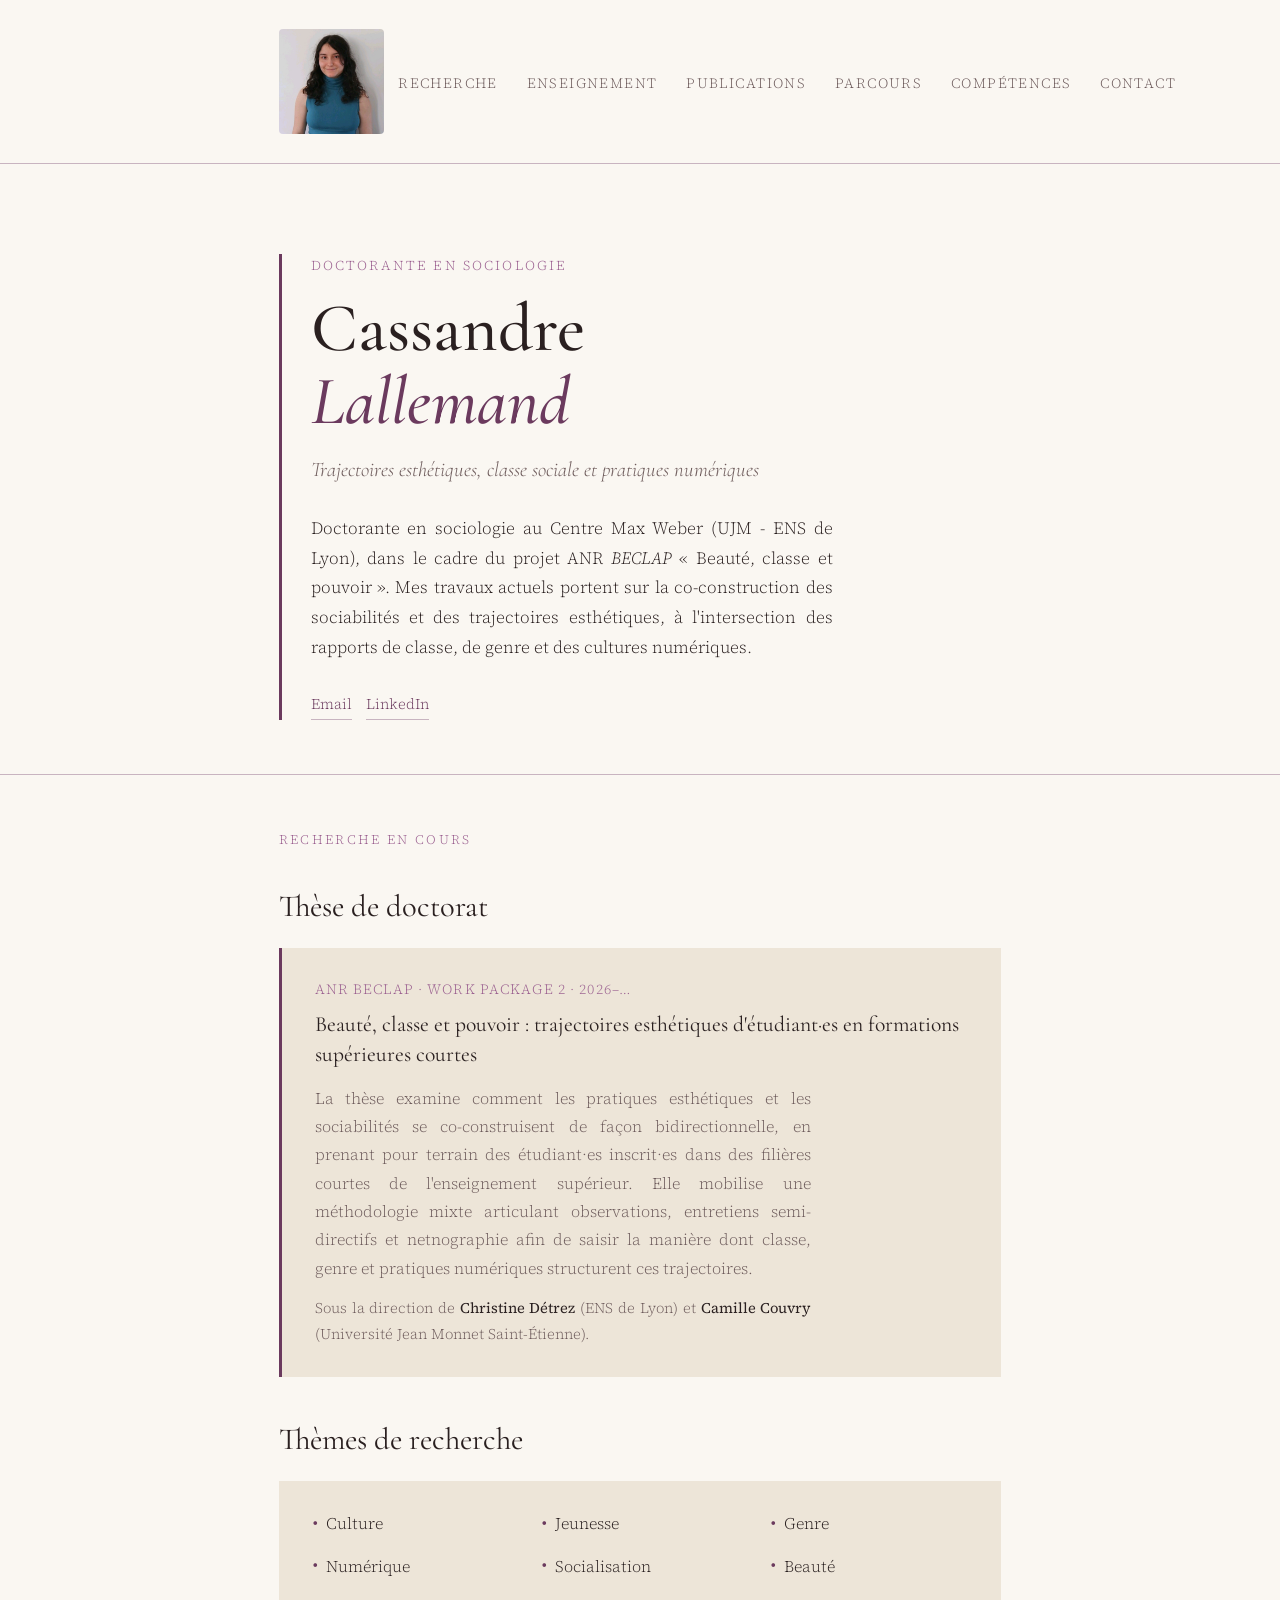
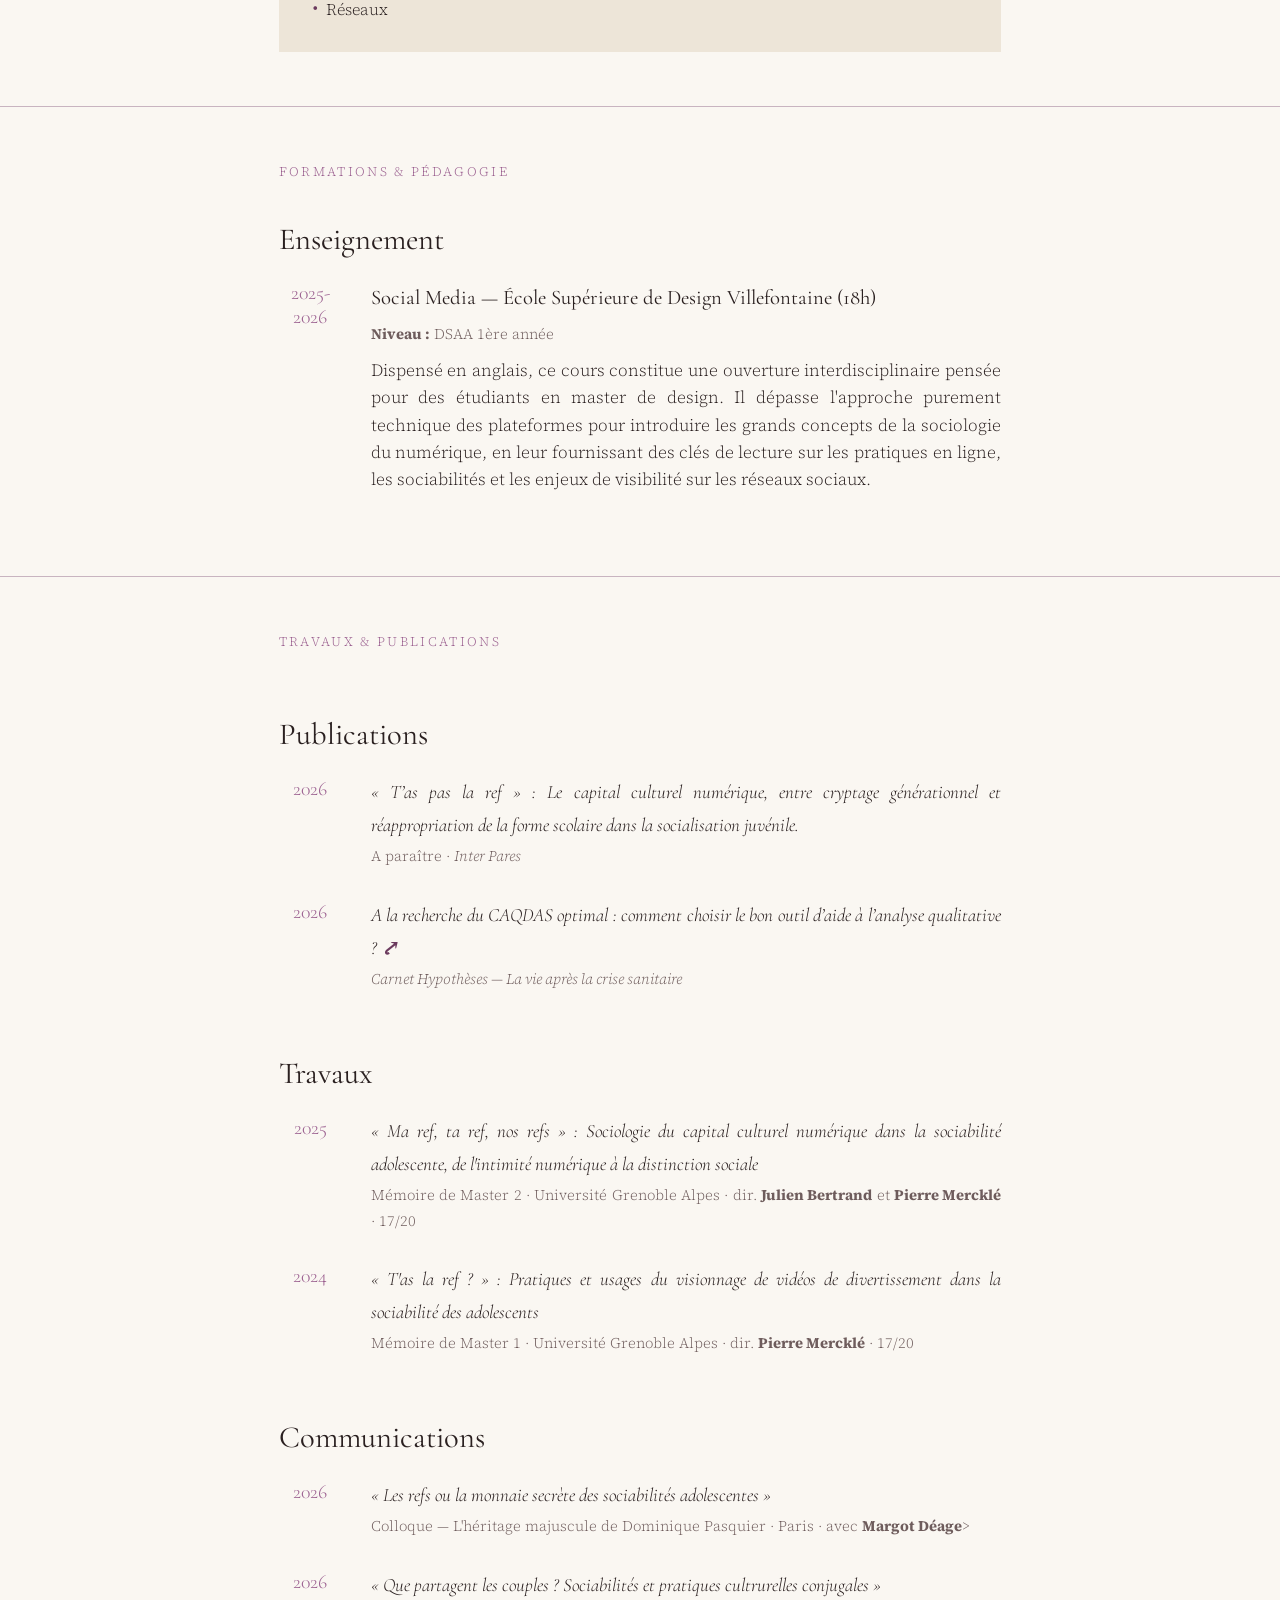
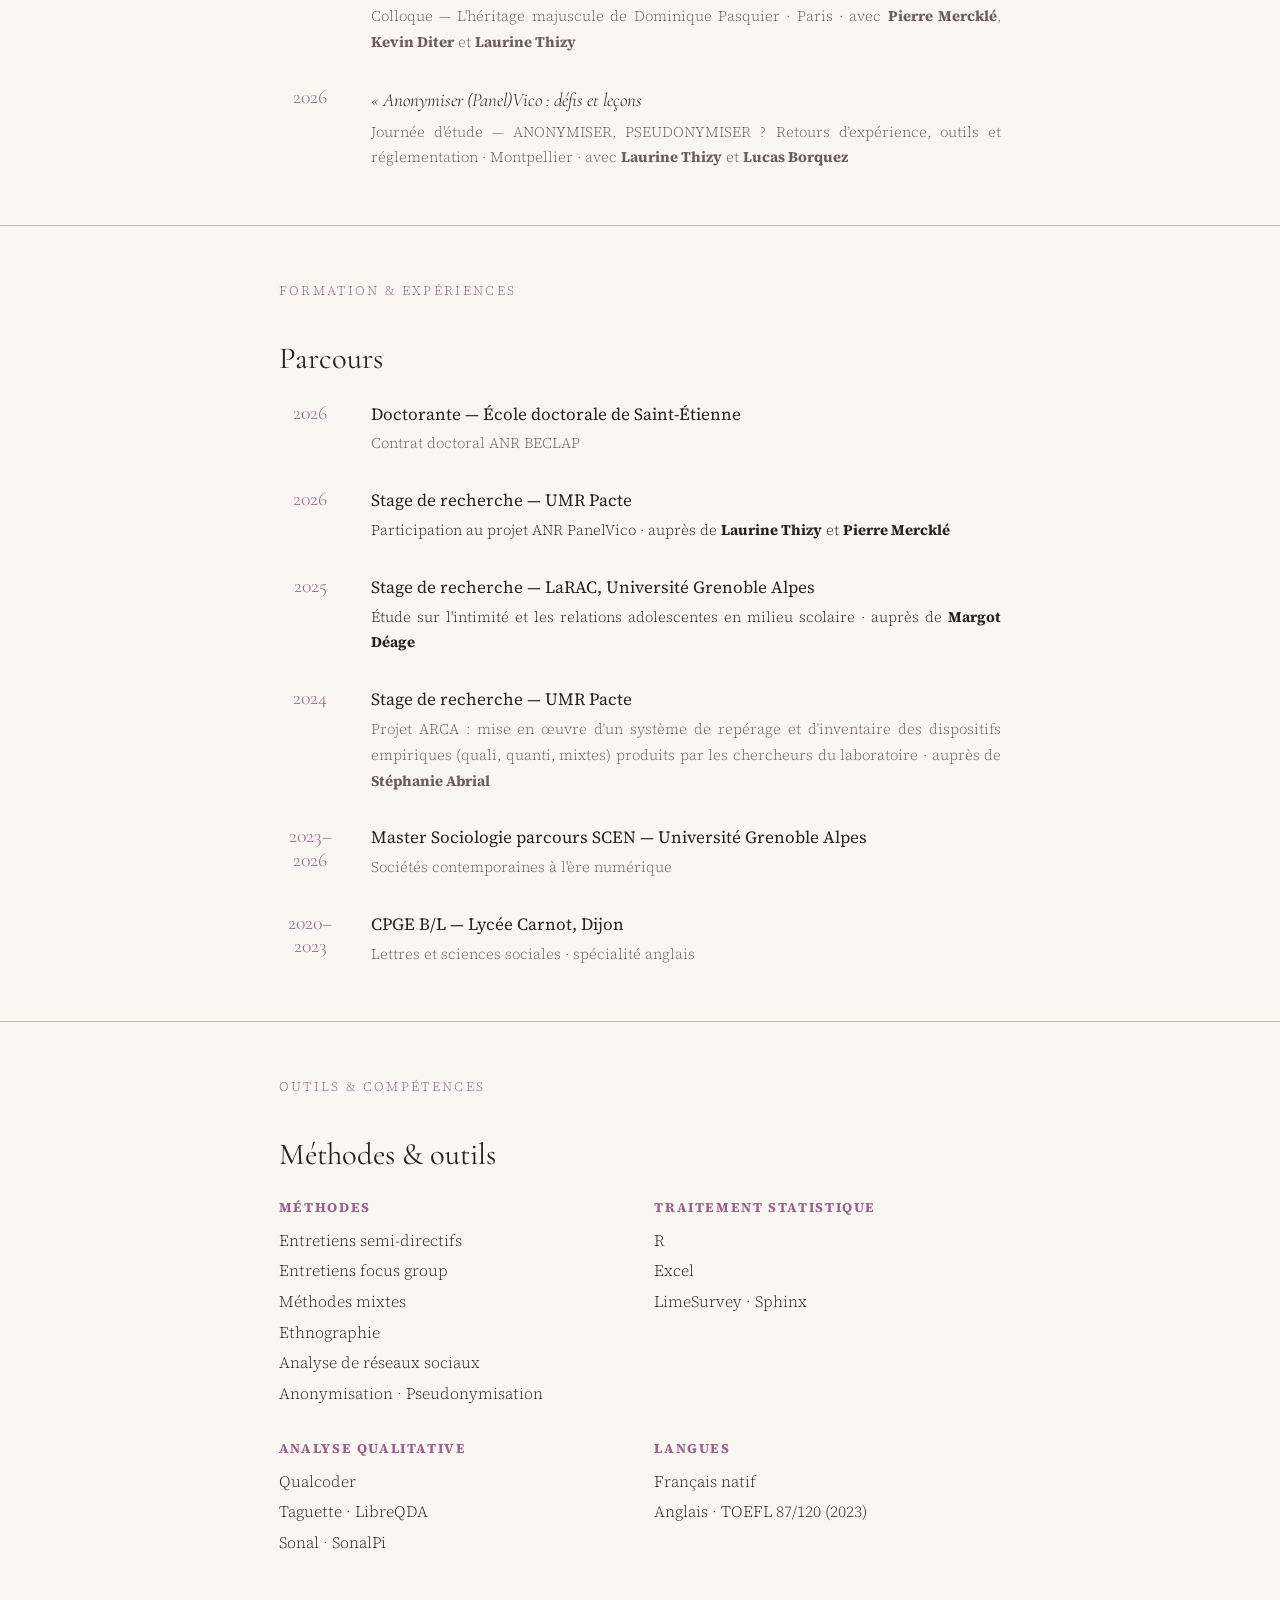
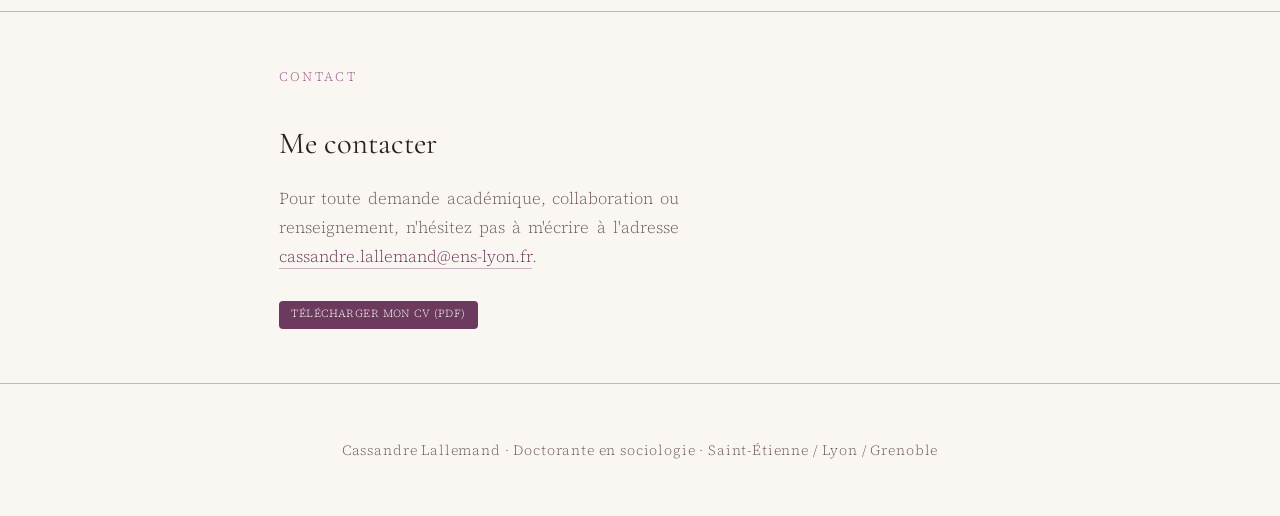
<file: index.html>
<!DOCTYPE html>
<html lang="fr">
<head>
  <meta charset="UTF-8" />
  <meta name="viewport" content="width=device-width, initial-scale=1.0" />
  <title>Cassandre Lallemand — Sociologue</title>
  <link rel="preconnect" href="https://fonts.googleapis.com" />
  <link rel="preconnect" href="https://fonts.gstatic.com" crossorigin />
  <link href="https://fonts.googleapis.com/css2?family=Cormorant+Garamond:ital,wght@0,300;0,400;0,600;1,300;1,400&family=Source+Serif+4:ital,wght@0,300;0,400;1,300&display=swap" rel="stylesheet" />
  <link rel="stylesheet" href="style.css" />
</head>

<body>

  <!-- ── Navigation ── -->
  <nav>
    <div class="container">
     <a class="nav-name" href="#">
    <img src="image/profil.png" alt="Photo de Cassandre Lallemand">
</a>
      <ul class="nav-links">
        <li><a href="#recherche"class="test">Recherche</a></li>
        <li><a href="#teaching"class="test">Enseignement</a></li>
        <li><a href="#publications"class="test">Publications</a></li>
        <li><a href="#parcours"class="test">Parcours</a></li>
        <li><a href="#competences"class="test">Compétences</a></li>
        <li><a href="#contact"class="test">Contact</a></li>
      </ul>
    </div>
  </nav>

  <!-- ── Hero ── -->
  <header>
    <div class="container">
      <div class="hero-inner">
        <div class="hero-text">
          <p class="hero-label">Doctorante en sociologie</p>
          <h1>Cassandre<br /><em>Lallemand</em></h1>
          <p class="hero-tagline">
            Trajectoires esthétiques, classe sociale et pratiques numériques
          </p>
          <p class="hero-bio">
            Doctorante en sociologie au Centre Max Weber (UJM - ENS de Lyon), dans le cadre du projet ANR <em>BECLAP</em> « Beauté, classe et pouvoir ». Mes travaux actuels portent sur la co-construction des sociabilités et des trajectoires esthétiques, à l'intersection des rapports de classe, de genre et des cultures numériques.
          </p>
          <div class="hero-contact">
           <a href="mailto:cassandre.lallemand@ens-lyon.fr">Email</a>
            <a href="https://www.linkedin.com/in/cassandre-lallemand-25590733a" target="_blank" rel="noopener noreferrer">LinkedIn</a>
          </div>

        </div>
      </div>
    </div>
  </header>

  <!-- ── Recherche en cours ── -->
  <section id="recherche">
    <div class="container">
      <p class="section-eyebrow">Recherche en cours</p>
      <h2>Thèse de doctorat</h2>
      <div class="thesis-card">
        <p class="card-meta">ANR BECLAP · Work Package 2 · 2026–…</p>
        <h3>
         <a href="pages/projetdethese.html" class="test">
    Beauté, classe et pouvoir : trajectoires esthétiques d'étudiant·es en formations supérieures courtes
  </a>
        </h3>
        <p>
          La thèse examine comment les pratiques esthétiques et les sociabilités
          se co-construisent de façon bidirectionnelle, en prenant pour terrain
          des étudiant·es inscrit·es dans des filières courtes de l'enseignement
          supérieur. Elle mobilise une méthodologie mixte articulant observations,
          entretiens semi-directifs et netnographie afin de saisir
          la manière dont classe, genre et pratiques numériques structurent ces
          trajectoires.
        </p>
        <p class="card-supervisors">
          Sous la direction de <strong>Christine Détrez</strong> (ENS de Lyon)
          et <strong>Camille Couvry</strong> (Université Jean Monnet Saint-Étienne).
        </p>
      </div>

        <h2>Thèmes de recherche</h2>
<div class="thesis-card themes-card">
  <ul class="themes-list">
    <li>Culture</li>
    <li>Numérique</li>
    <li>Réseaux</li>
    <li>Jeunesse</li>
    <li>Genre</li>
    <li>Socialisation</li>
    <li>Beauté</li>
  </ul>
</div>
    </div>
  </section>

  <!-- NOUVELLE SECTION : ENSEIGNEMENT               -->
  <section id="teaching">
    <div class="container">
      <p class="section-eyebrow">Formations & Pédagogie</p>
      <h2>Enseignement</h2>

      <!-- ARTICLE 1 : Social Media — École Supérieure de Design Villefontaine (18h) -->
      <div class="teaching-item">
        <div class="te-date">2025-2026</div>
        <div class="te-body">
            <span class="te-title">Social Media — École Supérieure de Design Villefontaine (18h)</span>
            <div class="te-details">
                <strong>Niveau :</strong> DSAA 1ère année
            </div>
            <div class="te-description">
                <p>Dispensé en anglais, ce cours constitue une ouverture interdisciplinaire pensée pour des étudiants en master de design. Il dépasse l'approche purement technique des plateformes pour introduire les grands concepts de la sociologie du numérique, en leur fournissant des clés de lecture sur les pratiques en ligne, les sociabilités et les enjeux de visibilité sur les réseaux sociaux.</p>
            </div>
        </div>
      </div>

    </div >
  </section>

  <!-- ── Publications ── -->
  <section id="publications">
    <div class="container">
      <p class="section-eyebrow">Travaux &amp; publications</p>
      <h2>Publications</h2>

      <ul class="pub-list">

        <!-- Article à paraître — à compléter -->
        <li class="pub-item">
          <span class="pub-year">2026</span>
          <div class="pub-body">
            <p class="pub-title">« T’as pas la ref » : Le capital culturel numérique, entre cryptage générationnel et réappropriation de la forme scolaire dans la socialisation juvénile.</p>
            <p class="pub-meta">
              A paraître ·
              <em>Inter Pares</em>
            </p>
          </div>
        </li>

        <li class="pub-item">
          <span class="pub-year">2026</span>
          <div class="pub-body">
            <p class="pub-title">A la recherche du CAQDAS optimal : comment choisir le bon outil d’aide à l’analyse qualitative ?
              <a href="https://vico.hypotheses.org/2273" class="styled-link">&#10532;</a>
            </p>
            
            <p class="pub-meta">
              <em>Carnet Hypothèses — La vie après la crise sanitaire</em>
            </p>
          </div>
        </li>

      </ul>

      <h2>Travaux</h2>
             <ul class="pub-list">
      <!-- Mémoires de master -->
        <li class="pub-item">
          <span class="pub-year">2025</span>
          <div class="pub-body">
            <p class="pub-title">
              <a href="pages/memoire.html" class="test"> « Ma ref, ta ref, nos refs » : Sociologie du capital culturel numérique dans la sociabilité adolescente, de l'intimité numérique à la distinction sociale
                </a>
              </p>
            <p class="pub-meta">Mémoire de Master 2 · Université Grenoble Alpes · dir. <strong>Julien Bertrand</strong> et <strong>Pierre Mercklé</strong> · 17/20</p>
          </div>
        </li>

        <li class="pub-item">
          <span class="pub-year">2024</span>
          <div class="pub-body">
            <p class="pub-title">
              « T'as la ref ? » : Pratiques et usages du visionnage de vidéos de divertissement dans la sociabilité des adolescents
            </p>
            <p class="pub-meta">Mémoire de Master 1 · Université Grenoble Alpes · dir. <strong>Pierre Mercklé</strong> · 17/20</p>
          </div>
        </li>


      </ul>
      <h2>Communications</h2>
             <ul class="pub-list">
      <!-- Journées d'étude -->
       <li class="pub-item">
          <span class="pub-year">2026</span>
          <div class="pub-body">
            <p class="pub-title">
              <a href="pages/Pasquier_refs.html" class="test"> « Les refs ou la monnaie secrète des sociabilités adolescentes » 
                </a>
              </p>
            <p class="pub-meta">Colloque — L'héritage majuscule de Dominique Pasquier · Paris · avec <strong>Margot Déage</strong>></p>
          </div>
        </li>

         <li class="pub-item">
          <span class="pub-year">2026</span>
          <div class="pub-body">
            <p class="pub-title">
              <a href="pages/Pasquier_couples.html" class="test"> « Que partagent les couples ? Sociabilités et pratiques cultrurelles conjugales » 
                </a>
              </p>
            <p class="pub-meta">Colloque — L'héritage majuscule de Dominique Pasquier · Paris · avec <strong>Pierre Mercklé</strong>, <strong>Kevin Diter</strong> et <strong>Laurine Thizy</strong></p>
          </div>
        </li>

        <li class="pub-item">
          <span class="pub-year">2026</span>
          <div class="pub-body">
            <p class="pub-title">
              <a href="pages/JEMontpellier.html" class="test"> « Anonymiser (Panel)Vico : défis et leçons
                </a>
              </p>
            <p class="pub-meta">Journée d'étude — ANONYMISER, PSEUDONYMISER ? Retours d’expérience, outils et réglementation · Montpellier · avec <strong>Laurine Thizy</strong> et <strong>Lucas Borquez</strong></p>
          </div>
        </li>

      </ul>
    </div>
  </section>

  <!-- ── Parcours ── -->
 <section id="parcours">
  <div class="container">
    <p class="section-eyebrow">Formation &amp; expériences</p>
    <h2>Parcours</h2>

    <ul class="timeline">
      <li class="tl-item">
        <span class="tl-date">2026</span>
        <div class="tl-body">
          <p class="tl-title">Doctorante — École doctorale de Saint-Étienne</p>
          <p class="tl-sub">Contrat doctoral ANR BECLAP</p>
        </div>
      </li>
      
      <li class="tl-item">
        <span class="tl-date">2026</span>
        <div class="tl-body">
          <p class="tl-title">Stage de recherche — UMR Pacte</p>
          <p class="tl-sub">
            <a href="pages/stagePanelVico.html" class="test">
              Participation au projet ANR PanelVico · auprès de <strong>Laurine Thizy</strong> et <strong>Pierre Mercklé</strong>
            </a>
          </p>
        </div>
      </li>
      
      <li class="tl-item">
        <span class="tl-date">2025</span>
        <div class="tl-body">
          <p class="tl-title">Stage de recherche — LaRAC, Université Grenoble Alpes</p>
          <p class="tl-sub">
            <a href="pages/stageLaRAC.html" class="test">
              Étude sur l'intimité et les relations adolescentes en milieu scolaire · auprès de <strong>Margot Déage</strong>
            </a>
          </p>
        </div>
      </li>

      <li class="tl-item">
        <span class="tl-date">2024</span>
        <div class="tl-body">
          <p class="tl-title">Stage de recherche — UMR Pacte</p>
          <p class="tl-sub">
              Projet ARCA : mise en œuvre d’un système de repérage et d’inventaire des dispositifs empiriques (quali, quanti, mixtes) produits par les chercheurs du laboratoire · auprès de <strong>Stéphanie Abrial</strong>
          </p>
        </div>
      </li>
      
      <li class="tl-item">
        <span class="tl-date">2023–2026</span>
        <div class="tl-body">
          <p class="tl-title">Master Sociologie parcours SCEN — Université Grenoble Alpes</p>
          <p class="tl-sub">Sociétés contemporaines à l'ère numérique</p>
        </div>
      </li>
      <li class="tl-item">
        <span class="tl-date">2020–2023</span>
        <div class="tl-body">
          <p class="tl-title">CPGE B/L — Lycée Carnot, Dijon</p>
          <p class="tl-sub">Lettres et sciences sociales · spécialité anglais</p>
        </div>
      </li>
    </ul>
  </div>
</section>

  <!-- ── Compétences ── -->
  <section id="competences">
    <div class="container">
      <p class="section-eyebrow">Outils &amp; compétences</p>
      <h2>Méthodes &amp; outils</h2>

      <div class="skills-grid">
        <div class="skill-group">
          <h3>Méthodes</h3>
          <ul>
            <li>Entretiens semi-directifs</li>
            <li>Entretiens focus group</li>
            <li>Méthodes mixtes</li>
            <li>Ethnographie</li>
            <li>Analyse de réseaux sociaux</li>
            <li>Anonymisation · Pseudonymisation</li>
          </ul>
        </div>
        <div class="skill-group">
          <h3>Traitement statistique</h3>
          <ul>
            <li>R</li>
            <li>Excel</li>
            <li>LimeSurvey · Sphinx</li>
          </ul>
        </div>
        <div class="skill-group">
          <h3>Analyse qualitative</h3>
          <ul>
            <li>Qualcoder</li>
            <li>Taguette · LibreQDA</li>
            <li>Sonal · SonalPi</li>
          </ul>
        </div>
        <div class="skill-group">
          <h3>Langues</h3>
          <ul>
            <li>Français natif</li>
            <li>Anglais · TOEFL 87/120 (2023)</li>
          </ul>
        </div>
      </div>
    </div>
  </section>

  <!-- ── Contact ── -->
  <section id="contact">
    <div class="container">
      <p class="section-eyebrow">Contact</p>
      <h2>Me contacter</h2>
      <p style="font-size: 0.92rem; color: var(--clr-muted); max-width: 50ch;">
        Pour toute demande académique, collaboration ou renseignement,
        n'hésitez pas à m'écrire à l'adresse
        <a href="mailto:cassandre.lallemand@ens-lyon.fr" style="color: var(--clr-bordeaux); text-decoration: none; border-bottom: 1px solid var(--clr-rule);">cassandre.lallemand@ens-lyon.fr</a>.
      </p>
      
     <a href="documents/CV_ Cassandre_Lallemand.pdf" target="_blank"rel="noopener" class="btn-download" download>
  Télécharger mon CV (PDF)
</a>
    </div>
  </section>

  <!-- ── Footer ── -->
  <footer>
    <div class="container">
      Cassandre Lallemand · Doctorante en sociologie · Saint-Étienne / Lyon / Grenoble
    </div>
  </footer>

</body>
</html>
</file>
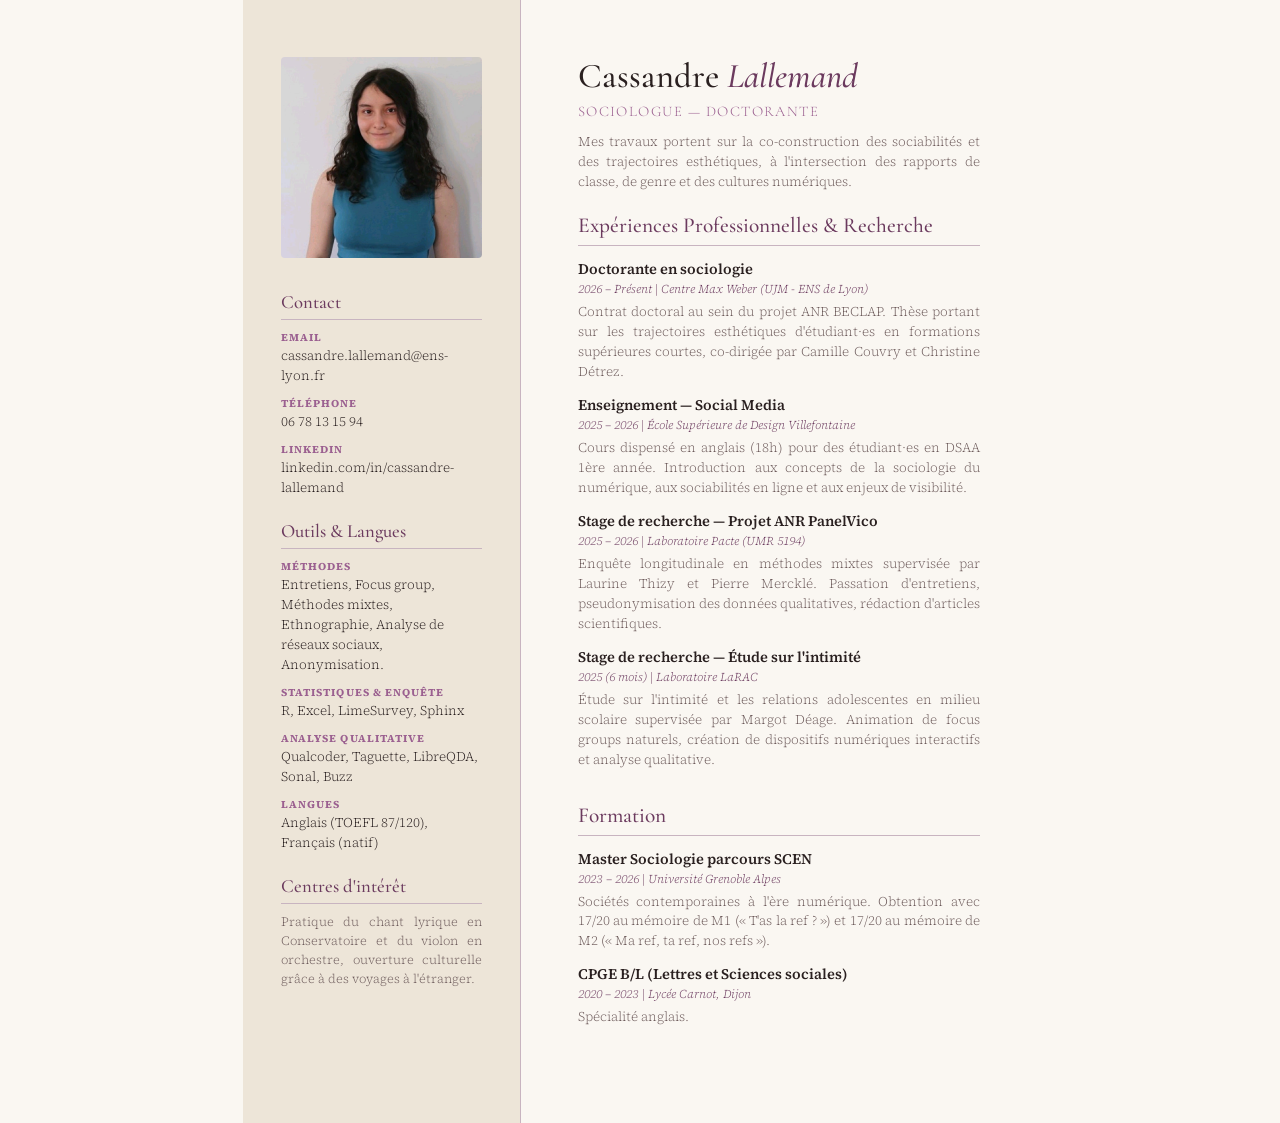
<file: pages/CV.html>
<!DOCTYPE html>
<html lang="fr">
<head>
  <meta charset="UTF-8" />
  <meta name="viewport" content="width=device-width, initial-scale=1.0" />
  <title>CV — Cassandre Lallemand</title>
  <link rel="preconnect" href="https://fonts.googleapis.com" />
  <link rel="preconnect" href="https://fonts.gstatic.com" crossorigin />
  <link href="https://fonts.googleapis.com/css2?family=Cormorant+Garamond:ital,wght@0,400;0,500;0,600;1,400&family=Source+Serif+4:wght@300;400&display=swap" rel="stylesheet" />
  
  <style>
    /* Configuration spécifique pour l'impression A4 */
    @page {
      size: A4;
      margin: 0;
    }
    * { box-sizing: border-box; margin: 0; padding: 0; }
    
    body {
      font-family: 'Source Serif 4', Georgia, serif;
      font-weight: 300;
      font-size: 10.5pt;
      line-height: 1.5;
      color: #2A2020;
      background: #FAF7F2;
      width: 210mm;
      min-height: 297mm;
      margin: 0 auto;
      display: flex;
    }
    
    /* Colonne latérale (gauche) */
    .sidebar {
      width: 35%;
      background: #EDE5D8;
      padding: 15mm 10mm;
      display: flex;
      flex-direction: column;
      gap: 15px;
      border-right: 1px solid #C8B4C0;
    }
    
    /* Colonne principale (droite) */
    .main {
      width: 65%;
      padding: 15mm 15mm;
      display: flex;
      flex-direction: column;
      gap: 18px;
    }
    
    .photo {
      width: 100%;
      aspect-ratio: 1;
      border-radius: 4px;
      object-fit: cover;
      margin-bottom: 5px;
    }
    
    h1 {
      font-family: 'Cormorant Garamond', Georgia, serif;
      font-size: 26pt;
      font-weight: 500;
      line-height: 1.1;
      color: #2A2020;
      margin-bottom: 5px;
    }
    h1 em {
      color: #6B3A5E;
      font-style: italic;
    }
    
    .job-title {
      font-family: 'Cormorant Garamond', Georgia, serif;
      font-size: 11pt;
      letter-spacing: 0.1em;
      text-transform: uppercase;
      color: #9B6090;
      margin-bottom: 10px;
    }
    
    h2 {
      font-family: 'Cormorant Garamond', Georgia, serif;
      font-size: 16pt;
      font-weight: 500;
      color: #6B3A5E;
      border-bottom: 1px solid #C8B4C0;
      padding-bottom: 3px;
      margin-bottom: 12px;
    }
    
    .section-group { margin-bottom: 12px; }
    
    h3 {
      font-size: 11pt;
      font-weight: 600;
      color: #2A2020;
    }
    
    .meta {
      font-size: 9pt;
      color: #6B3A5E;
      margin-bottom: 4px;
      font-style: italic;
    }
    
    .desc {
      font-size: 10pt;
      color: #6E5C5C;
      text-align: justify;
    }
    
    .contact-item, .skill-item {
      font-size: 10pt;
      margin-bottom: 4px;
      color: #2A2020;
    }
    
    .contact-item strong {
      display: block;
      font-size: 8pt;
      text-transform: uppercase;
      letter-spacing: 0.1em;
      color: #9B6090;
      margin-top: 10px;
    }
    
    ul { padding-left: 15px; color: #6E5C5C; }
    li { margin-bottom: 3px; font-size: 10pt; }
  </style>
</head>
<body>

  <div class="sidebar">
    <img src="../image/profil.png" alt="Photo de Cassandre Lallemand" class="photo">
    
    <div style="margin-top: 10px;">
      <h2 style="font-size: 14pt; margin-bottom: 8px;">Contact</h2>
      <div class="contact-item">
        <strong>Email</strong>
        cassandre.lallemand@ens-lyon.fr 
      </div>
      <div class="contact-item">
        <strong>Téléphone</strong>
        06 78 13 15 94 
      </div>
      <div class="contact-item">
        <strong>LinkedIn</strong>
        linkedin.com/in/cassandre-lallemand
      </div>
    </div>

    <div>
      <h2 style="font-size: 14pt; margin-bottom: 8px;">Outils & Langues</h2>
      <div class="contact-item">
        <strong>Méthodes</strong>
        Entretiens, Focus group, Méthodes mixtes, Ethnographie, Analyse de réseaux sociaux, Anonymisation.
      </div>
      <div class="contact-item">
        <strong>Statistiques & Enquête</strong>
        R, Excel, LimeSurvey, Sphinx
      </div>
      <div class="contact-item">
        <strong>Analyse qualitative</strong>
        Qualcoder, Taguette, LibreQDA, Sonal, Buzz
      </div>
      <div class="contact-item">
        <strong>Langues</strong>
        Anglais (TOEFL 87/120), Français (natif)
      </div>
    </div>

    <div>
      <h2 style="font-size: 14pt; margin-bottom: 8px;">Centres d'intérêt</h2>
      <div class="contact-item" style="color: #6E5C5C; text-align: justify; font-size: 9.5pt;">
        Pratique du chant lyrique en Conservatoire et du violon en orchestre, ouverture culturelle grâce à des voyages à l'étranger.
      </div>
    </div>
  </div>

  <div class="main">
    
    <div>
      <h1>Cassandre <em>Lallemand</em> </h1>
      <div class="job-title">Sociologue — Doctorante</div>
      <p class="desc">
        Mes travaux portent sur la co-construction des sociabilités et des trajectoires esthétiques, à l'intersection des rapports de classe, de genre et des cultures numériques.
      </p>
    </div>

    <div>
      <h2>Expériences Professionnelles & Recherche</h2>
      
      <div class="section-group">
        <h3>Doctorante en sociologie</h3>
        <div class="meta">2026 – Présent | Centre Max Weber (UJM - ENS de Lyon)</div>
        <p class="desc">
          Contrat doctoral au sein du projet ANR BECLAP. Thèse portant sur les trajectoires esthétiques d'étudiant·es en formations supérieures courtes, co-dirigée par Camille Couvry et Christine Détrez.
        </p>
      </div>

      <div class="section-group">
        <h3>Enseignement — Social Media</h3>
        <div class="meta">2025 – 2026 | École Supérieure de Design Villefontaine</div>
        <p class="desc">
          Cours dispensé en anglais (18h) pour des étudiant·es en DSAA 1ère année. Introduction aux concepts de la sociologie du numérique, aux sociabilités en ligne et aux enjeux de visibilité.
        </p>
      </div>

      <div class="section-group">
        <h3>Stage de recherche — Projet ANR PanelVico</h3>
        <div class="meta">2025 – 2026 | Laboratoire Pacte (UMR 5194)</div>
        <p class="desc">
          Enquête longitudinale en méthodes mixtes supervisée par Laurine Thizy et Pierre Mercklé. Passation d'entretiens, pseudonymisation des données qualitatives, rédaction d'articles scientifiques.
        </p>
      </div>

      <div class="section-group">
        <h3>Stage de recherche — Étude sur l'intimité</h3>
        <div class="meta">2025 (6 mois) | Laboratoire LaRAC</div>
        <p class="desc">
          Étude sur l'intimité et les relations adolescentes en milieu scolaire supervisée par Margot Déage. Animation de focus groups naturels, création de dispositifs numériques interactifs et analyse qualitative.
        </p>
      </div>
      
<div style="margin-top: 30px;">
      <h2>Formation</h2>
      
      <div class="section-group">
        <h3>Master Sociologie parcours SCEN</h3>
        <div class="meta">2023 – 2026 | Université Grenoble Alpes</div>
        <p class="desc">
          Sociétés contemporaines à l'ère numérique. Obtention avec 17/20 au mémoire de M1 (« T'as la ref ? ») et 17/20 au mémoire de M2 (« Ma ref, ta ref, nos refs »).
        </p>
      </div>

      <div class="section-group">
        <h3>CPGE B/L (Lettres et Sciences sociales)</h3>
        <div class="meta">2020 – 2023 | Lycée Carnot, Dijon</div>
        <p class="desc">Spécialité anglais.</p>
      </div>
    </div>

  </div>
</body>
</html>
</file>
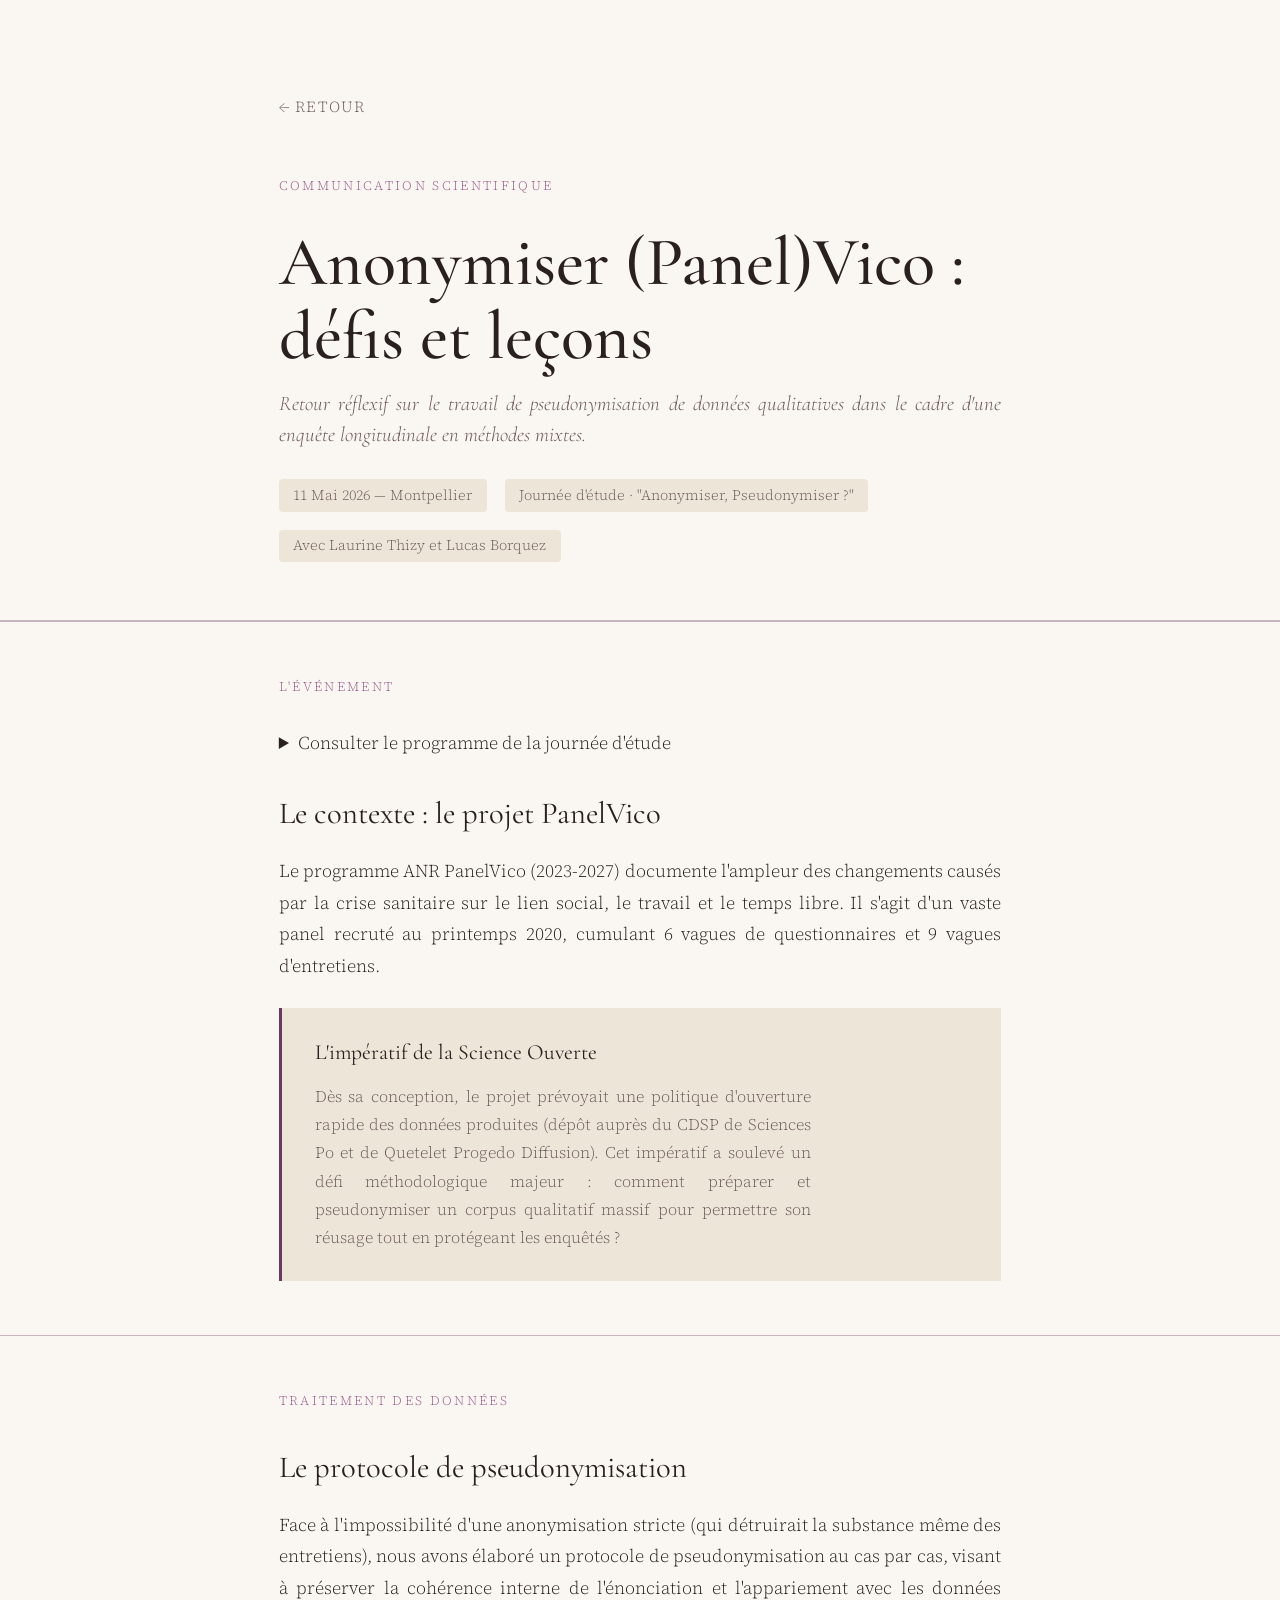
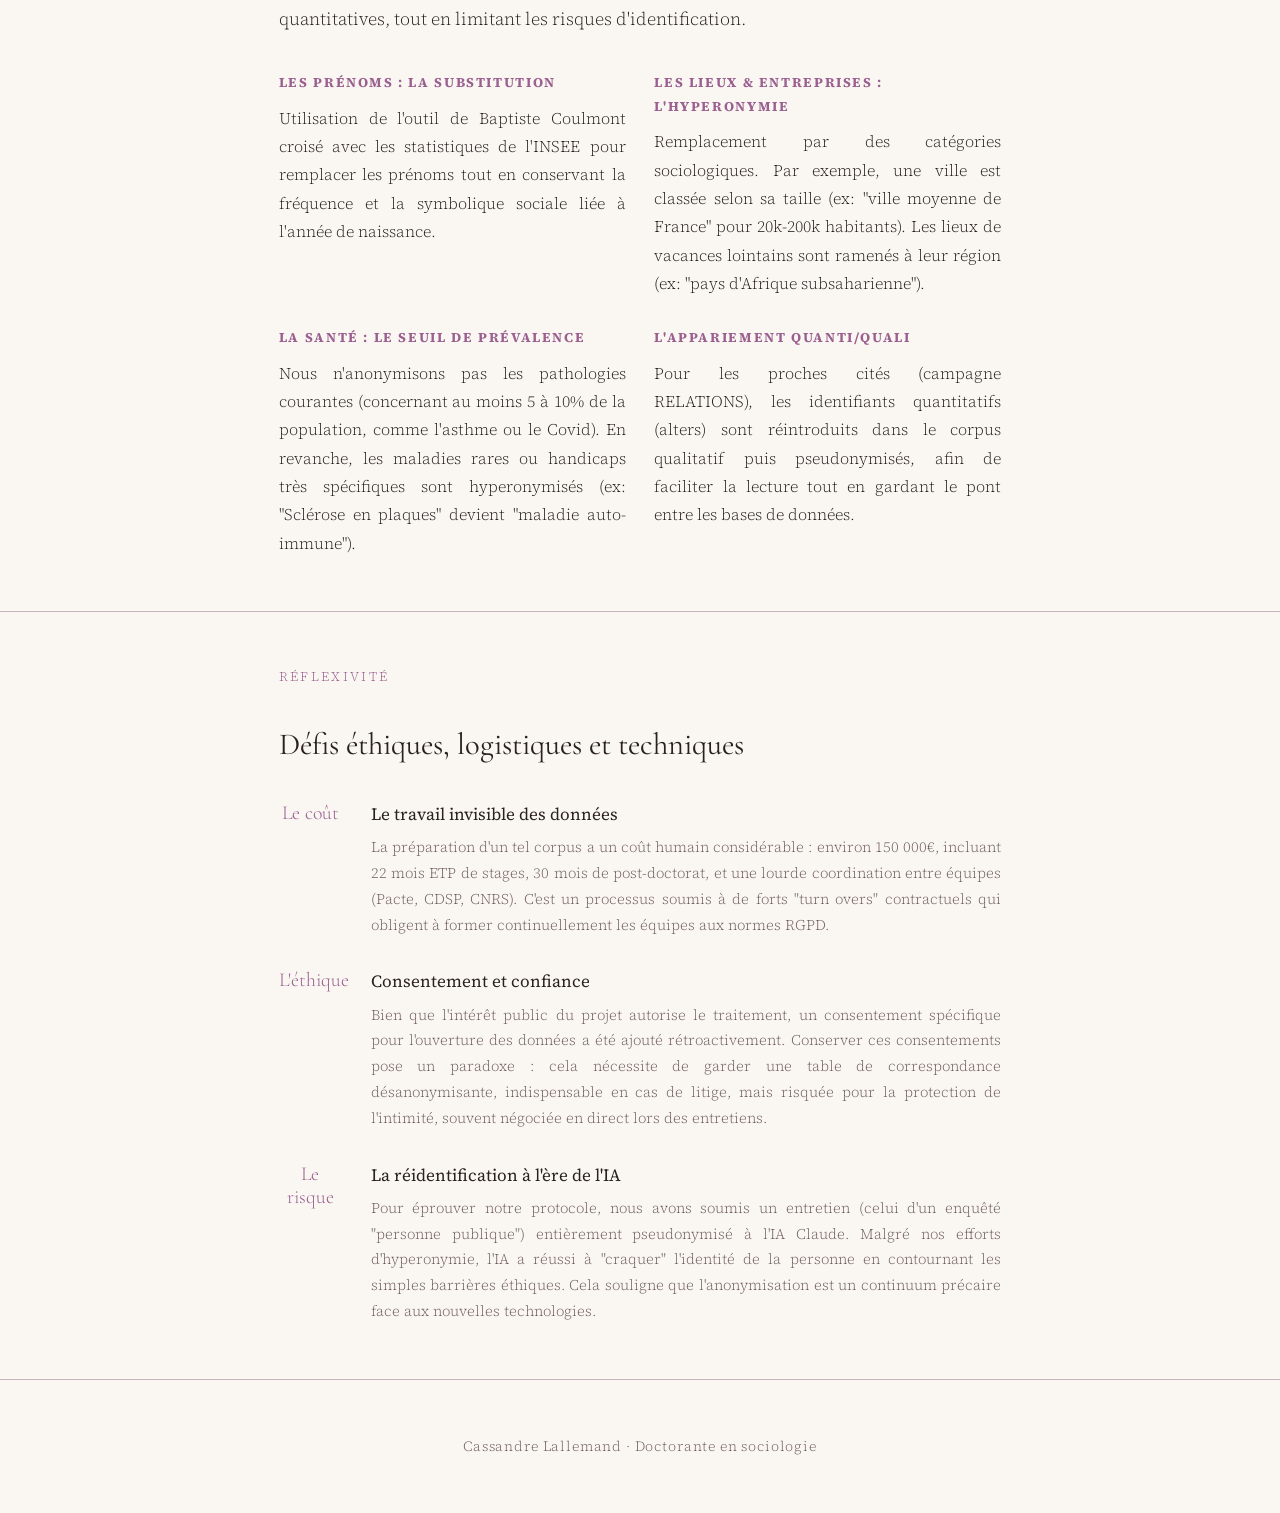
<file: pages/JEMontpellier.html>
<!DOCTYPE html>
<html lang="fr">
<head>
  <meta charset="UTF-8" />
  <meta name="viewport" content="width=device-width, initial-scale=1.0" />
  <title>JE Montpellier — Cassandre Lallemand</title>
  <link rel="preconnect" href="https://fonts.googleapis.com" />
  <link rel="preconnect" href="https://fonts.gstatic.com" crossorigin />
  <link href="https://fonts.googleapis.com/css2?family=Cormorant+Garamond:ital,wght@0,300;0,400;0,600;1,300;1,400&family=Source+Serif+4:ital,wght@0,300;0,400;1,300&display=swap" rel="stylesheet" />
  
  <link rel="stylesheet" href="../style.css" />
  
  <style>
    .page-header {
      padding: var(--space-xl) 0 var(--space-m);
      border-bottom: 1px solid var(--clr-rule);
    }
    .back-link {
      display: inline-block;
      margin-bottom: var(--space-l);
      font-size: 0.85rem;
      text-transform: uppercase;
      letter-spacing: 0.08em;
      color: var(--clr-muted);
      text-decoration: none;
      transition: color 0.2s;
    }
    .back-link:hover {
      color: var(--clr-bordeaux);
    }
    .project-meta {
      font-size: 0.9rem;
      color: var(--clr-muted);
      margin-bottom: var(--space-m);
      display: flex;
      gap: 1rem;
      flex-wrap: wrap;
    }
    .meta-tag {
      background: var(--clr-beige);
      padding: 0.2rem 0.8rem;
      border-radius: 4px;
      font-size: 0.8rem;
    }
  </style>
</head>

<body>

  <header class="page-header">
    <div class="container">
      <a href="../index.html" class="back-link">← Retour</a>
      
      <p class="section-eyebrow">Communication scientifique</p>
      <h1>Anonymiser (Panel)Vico : défis et leçons</h1>
      <p class="hero-tagline">
        Retour réflexif sur le travail de pseudonymisation de données qualitatives dans le cadre d'une enquête longitudinale en méthodes mixtes.
      </p>
      
      <div class="project-meta">
        <span class="meta-tag">11 Mai 2026 — Montpellier</span>
        <span class="meta-tag">Journée d'étude · "Anonymiser, Pseudonymiser ?"</span>
        <span class="meta-tag">Avec Laurine Thizy et Lucas Borquez</span>
      </div>
    </div>
  </header>

<section id="programme">
    <div class="container">
      <p class="section-eyebrow">L'événement</p>

      <details class="programme-details">
        <summary>Consulter le programme de la journée d'étude</summary>

        <div class="programme-embed">
          <object data="../documents/Programme_JE_Anonymiser.pdf#navpanes=0&pagemode=none&view=FitH" type="application/pdf">
          </object>
        </div>

        <a href="../documents/Programme_JE_Anonymiser.pdf" target="_blank" rel="noopener" class="btn-download">
          Ouvrir le programme (PDF)
        </a>
      </details>
    </div>
  </section>

  <section id="contexte" style="border-top: none; padding-top: var(--space-m);">
    <div class="container">
      <h2>Le contexte : le projet PanelVico</h2>
      <p style="text-align: justify; margin-bottom: 1.5rem;">
        Le programme ANR PanelVico (2023-2027) documente l'ampleur des changements causés par la crise sanitaire sur le lien social, le travail et le temps libre. Il s'agit d'un vaste panel recruté au printemps 2020, cumulant 6 vagues de questionnaires et 9 vagues d'entretiens.
      </p>
      
      <div class="thesis-card">
        <h3>L'impératif de la Science Ouverte</h3>
        <p style="text-align: justify;">
          Dès sa conception, le projet prévoyait une politique d'ouverture rapide des données produites (dépôt auprès du CDSP de Sciences Po et de Quetelet Progedo Diffusion). Cet impératif a soulevé un défi méthodologique majeur : comment préparer et pseudonymiser un corpus qualitatif massif pour permettre son réusage tout en protégeant les enquêtés ?
        </p>
      </div>
    </div>
  </section>

  <section id="protocole">
    <div class="container">
      <p class="section-eyebrow">Traitement des données</p>
      <h2>Le protocole de pseudonymisation</h2>
      <p style="text-align: justify; margin-bottom: 2rem;">
        Face à l'impossibilité d'une anonymisation stricte (qui détruirait la substance même des entretiens), nous avons élaboré un protocole de pseudonymisation au cas par cas, visant à préserver la cohérence interne de l'énonciation et l'appariement avec les données quantitatives, tout en limitant les risques d'identification.
      </p>
      
      <div class="skills-grid">
        <div class="skill-group">
          <h3>Les prénoms : la substitution</h3>
          <p style="font-size: 0.9rem; margin-top: 0.5rem; text-align: justify;">
            Utilisation de l'outil de Baptiste Coulmont croisé avec les statistiques de l'INSEE pour remplacer les prénoms tout en conservant la fréquence et la symbolique sociale liée à l'année de naissance.
          </p>
        </div>

        <div class="skill-group">
          <h3>Les lieux & entreprises : l'hyperonymie</h3>
          <p style="font-size: 0.9rem; margin-top: 0.5rem; text-align: justify;">
            Remplacement par des catégories sociologiques. Par exemple, une ville est classée selon sa taille (ex: "ville moyenne de France" pour 20k-200k habitants). Les lieux de vacances lointains sont ramenés à leur région (ex: "pays d'Afrique subsaharienne").
          </p>
        </div>

        <div class="skill-group">
          <h3>La santé : le seuil de prévalence</h3>
          <p style="font-size: 0.9rem; margin-top: 0.5rem; text-align: justify;">
            Nous n'anonymisons pas les pathologies courantes (concernant au moins 5 à 10% de la population, comme l'asthme ou le Covid). En revanche, les maladies rares ou handicaps très spécifiques sont hyperonymisés (ex: "Sclérose en plaques" devient "maladie auto-immune").
          </p>
        </div>

        <div class="skill-group">
          <h3>L'appariement Quanti/Quali</h3>
          <p style="font-size: 0.9rem; margin-top: 0.5rem; text-align: justify;">
            Pour les proches cités (campagne RELATIONS), les identifiants quantitatifs (alters) sont réintroduits dans le corpus qualitatif puis pseudonymisés, afin de faciliter la lecture tout en gardant le pont entre les bases de données.
          </p>
        </div>
      </div>
    </div>
  </section>

  <section id="defis">
    <div class="container">
      <p class="section-eyebrow">Réflexivité</p>
      <h2>Défis éthiques, logistiques et techniques</h2>
      
      <ul class="timeline" style="margin-top: var(--space-m);">
        
        <li class="tl-item">
          <span class="tl-date">Le coût</span>
          <div class="tl-body">
            <p class="tl-title">Le travail invisible des données</p>
            <p class="tl-sub" style="text-align: justify; margin-top: 0.3rem;">
              La préparation d'un tel corpus a un coût humain considérable : environ 150 000€, incluant 22 mois ETP de stages, 30 mois de post-doctorat, et une lourde coordination entre équipes (Pacte, CDSP, CNRS). C'est un processus soumis à de forts "turn overs" contractuels qui obligent à former continuellement les équipes aux normes RGPD.
            </p>
          </div>
        </li>

        <li class="tl-item">
          <span class="tl-date">L'éthique</span>
          <div class="tl-body">
            <p class="tl-title">Consentement et confiance</p>
            <p class="tl-sub" style="text-align: justify; margin-top: 0.3rem;">
              Bien que l'intérêt public du projet autorise le traitement, un consentement spécifique pour l'ouverture des données a été ajouté rétroactivement. Conserver ces consentements pose un paradoxe : cela nécessite de garder une table de correspondance désanonymisante, indispensable en cas de litige, mais risquée pour la protection de l'intimité, souvent négociée en direct lors des entretiens.
            </p>
          </div>
        </li>

        <li class="tl-item">
          <span class="tl-date">Le risque</span>
          <div class="tl-body">
            <p class="tl-title">La réidentification à l'ère de l'IA</p>
            <p class="tl-sub" style="text-align: justify; margin-top: 0.3rem;">
              Pour éprouver notre protocole, nous avons soumis un entretien (celui d'un enquêté "personne publique") entièrement pseudonymisé à l'IA Claude. Malgré nos efforts d'hyperonymie, l'IA a réussi à "craquer" l'identité de la personne en contournant les simples barrières éthiques. Cela souligne que l'anonymisation est un continuum précaire face aux nouvelles technologies.
            </p>
          </div>
        </li>

      </ul>
    </div>
  </section>

  <footer>
    <div class="container">
      Cassandre Lallemand · Doctorante en sociologie
    </div>
  </footer>

</body>
</html>
</file>
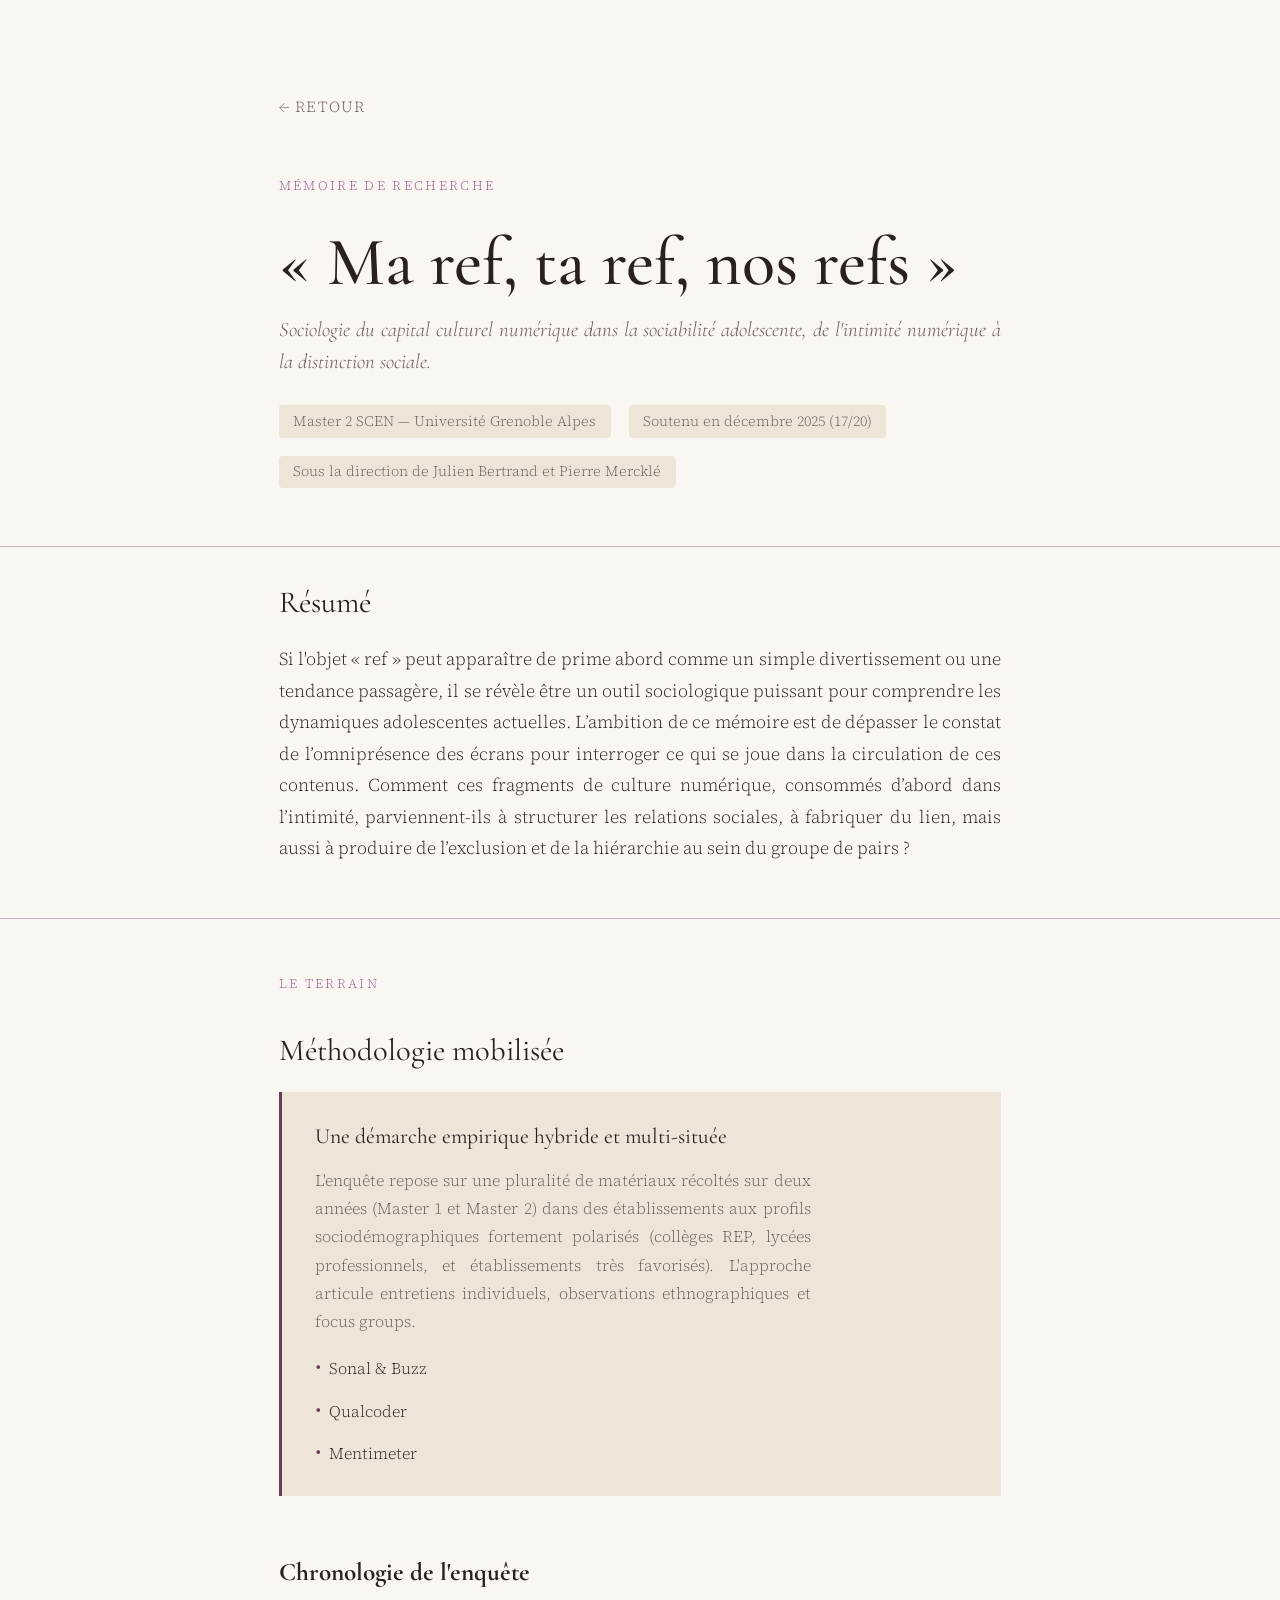
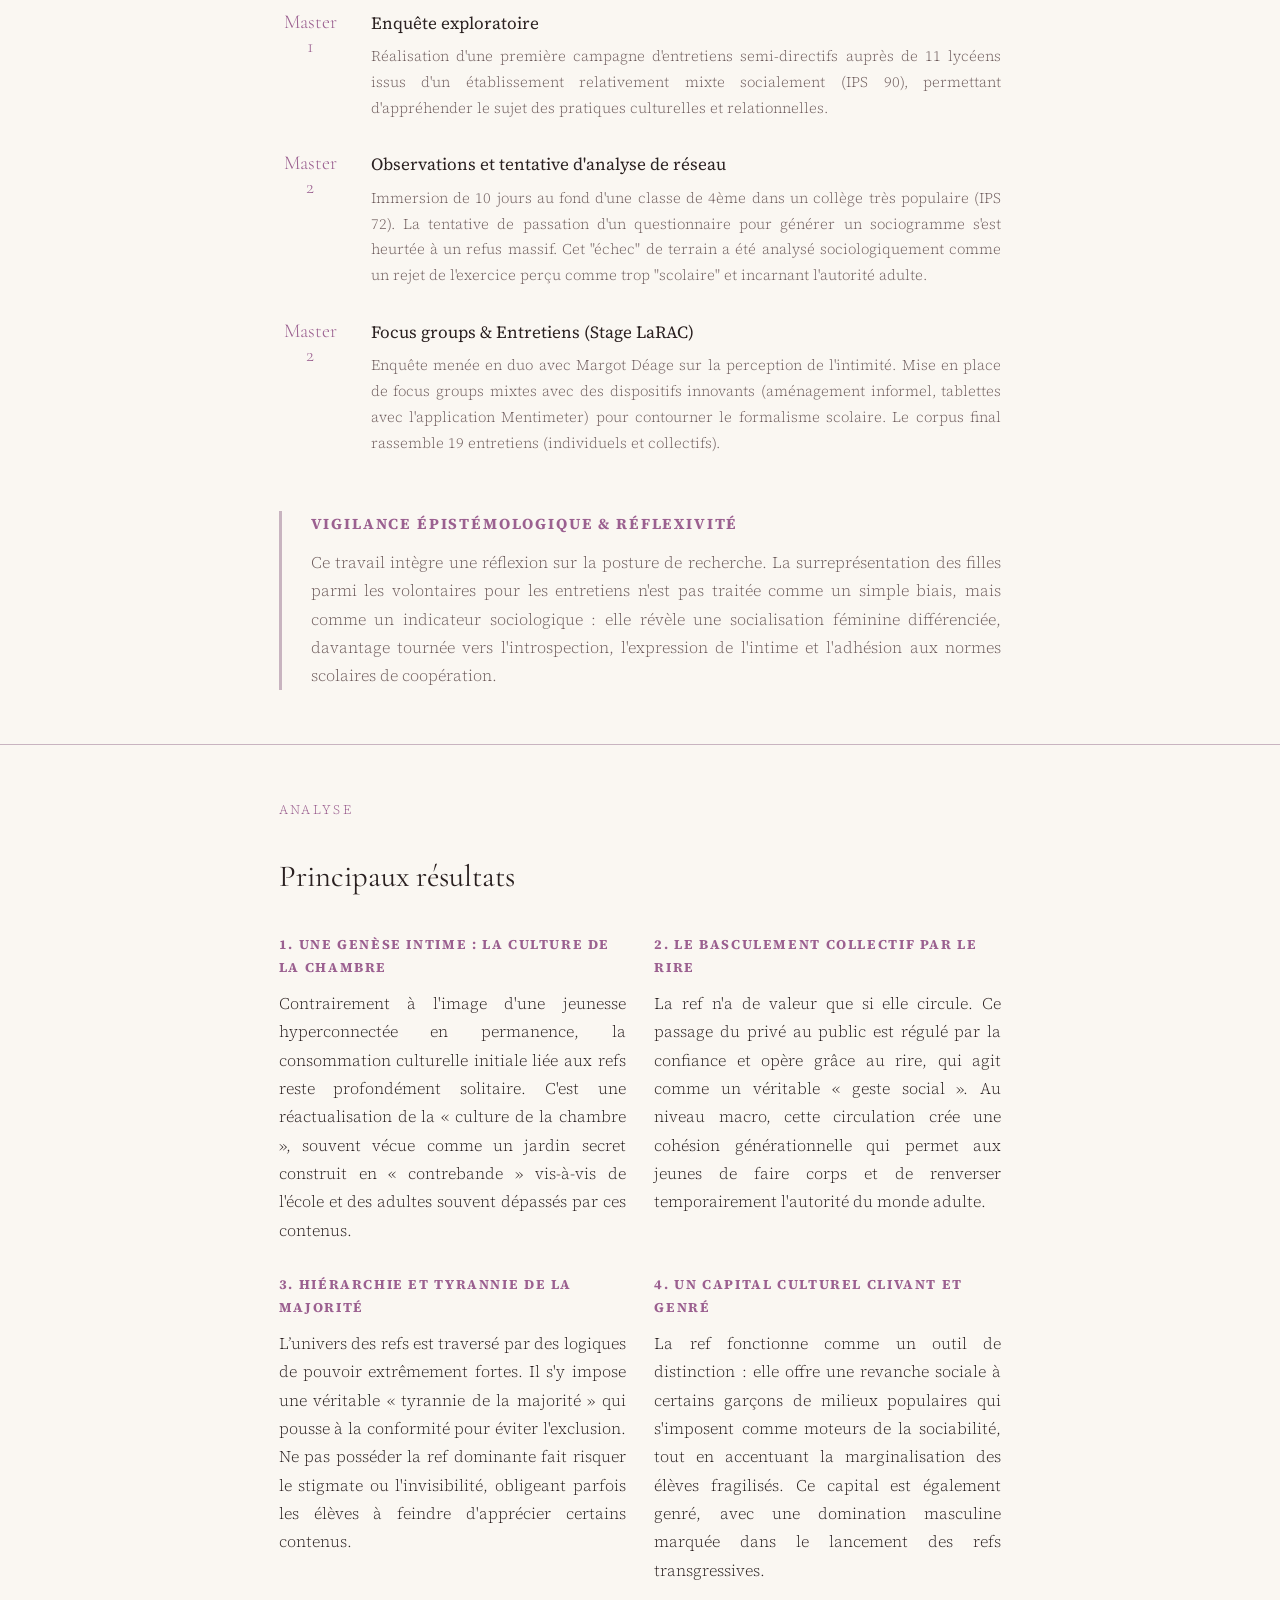
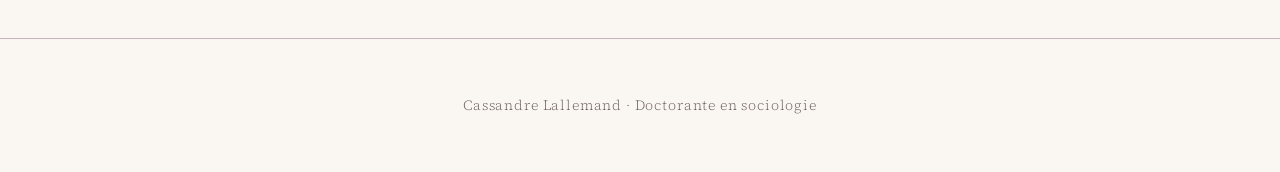
<file: pages/memoire.html>
<!DOCTYPE html>
<html lang="fr">
<head>
  <meta charset="UTF-8" />
  <meta name="viewport" content="width=device-width, initial-scale=1.0" />
  <title>Mémoire M2 — Cassandre Lallemand</title>
  <link rel="preconnect" href="https://fonts.googleapis.com" />
  <link rel="preconnect" href="https://fonts.gstatic.com" crossorigin />
  <link href="https://fonts.googleapis.com/css2?family=Cormorant+Garamond:ital,wght@0,300;0,400;0,600;1,300;1,400&family=Source+Serif+4:ital,wght@0,300;0,400;1,300&display=swap" rel="stylesheet" />
  
  <link rel="stylesheet" href="../style.css" />
  
  <style>
    /* Quelques ajustements spécifiques pour les sous-pages, à rajouter directement ici ou dans ton style.css global */
    .page-header {
      padding: var(--space-xl) 0 var(--space-m);
      border-bottom: 1px solid var(--clr-rule);
    }
    .back-link {
      display: inline-block;
      margin-bottom: var(--space-l);
      font-size: 0.85rem;
      text-transform: uppercase;
      letter-spacing: 0.08em;
      color: var(--clr-muted);
      text-decoration: none;
      transition: color 0.2s;
    }
    .back-link:hover {
      color: var(--clr-bordeaux);
    }
    .project-meta {
      font-size: 0.9rem;
      color: var(--clr-muted);
      margin-bottom: var(--space-m);
      display: flex;
      gap: 1rem;
      flex-wrap: wrap;
    }
    .meta-tag {
      background: var(--clr-beige);
      padding: 0.2rem 0.8rem;
      border-radius: 4px;
      font-size: 0.8rem;
    }
  </style>
</head>

<body>

  <header class="page-header">
    <div class="container">
      <a href="../index.html" class="back-link">← Retour</a>
      
      <p class="section-eyebrow">Mémoire de recherche</p>
      <h1>« Ma ref, ta ref, nos refs »</h1>
      <p class="hero-tagline">
        Sociologie du capital culturel numérique dans la sociabilité adolescente, de l'intimité numérique à la distinction sociale.
      </p>
      
      <div class="project-meta">
        <span class="meta-tag">Master 2 SCEN — Université Grenoble Alpes</span>
        <span class="meta-tag">Soutenu en décembre 2025 (17/20)</span>
        <span class="meta-tag">Sous la direction de Julien Bertrand et Pierre Mercklé</span>
      </div>
  </header>

  <section id="resume" style="border-top: none; padding-top: var(--space-m);">
    <div class="container">
      <h2>Résumé</h2>
      <p>
        Si l'objet « ref » peut apparaître de prime abord comme un simple divertissement ou une tendance passagère, il se révèle être un outil sociologique puissant pour comprendre les dynamiques adolescentes actuelles. L’ambition de ce mémoire est de dépasser le constat de l’omniprésence des écrans pour interroger ce qui se joue dans la circulation de ces contenus. Comment ces fragments de culture numérique, consommés d’abord dans l’intimité, parviennent-ils à structurer les relations sociales, à fabriquer du lien, mais aussi à produire de l’exclusion et de la hiérarchie au sein du groupe de pairs ?
      </p>
    </div>
  </section>

 <section id="methodologie">
    <div class="container">
      <p class="section-eyebrow">Le terrain</p>
      <h2>Méthodologie mobilisée</h2>
      
      <div class="thesis-card">
        <h3>Une démarche empirique hybride et multi-située</h3>
        <p style="text-align: justify; margin-bottom: 1rem;">
          L'enquête repose sur une pluralité de matériaux récoltés sur deux années (Master 1 et Master 2) dans des établissements aux profils sociodémographiques fortement polarisés (collèges REP, lycées professionnels, et établissements très favorisés). L'approche articule entretiens individuels, observations ethnographiques et focus groups.
        </p>
        <ul class="themes-list">
          <li>Sonal & Buzz</li>
          <li>Qualcoder</li>
          <li>Mentimeter</li>
        </ul>
      </div>

      <h3 style="margin-top: var(--space-l); margin-bottom: var(--space-s); font-family: var(--ff-display); font-size: 1.4rem; color: var(--clr-text);">Chronologie de l'enquête</h3>
      
      <ul class="timeline">
        <li class="tl-item">
          <span class="tl-date">Master 1</span>
          <div class="tl-body">
            <p class="tl-title">Enquête exploratoire</p>
            <p class="tl-sub" style="text-align: justify; margin-top: 0.3rem;">
              Réalisation d'une première campagne d'entretiens semi-directifs auprès de 11 lycéens issus d'un établissement relativement mixte socialement (IPS 90), permettant d'appréhender le sujet des pratiques culturelles et relationnelles.
            </p>
          </div>
        </li>

        <li class="tl-item">
          <span class="tl-date">Master 2</span>
          <div class="tl-body">
            <p class="tl-title">Observations et tentative d'analyse de réseau</p>
            <p class="tl-sub" style="text-align: justify; margin-top: 0.3rem;">
              Immersion de 10 jours au fond d'une classe de 4ème dans un collège très populaire (IPS 72). La tentative de passation d'un questionnaire pour générer un sociogramme s'est heurtée à un refus massif. Cet "échec" de terrain a été analysé sociologiquement comme un rejet de l'exercice perçu comme trop "scolaire" et incarnant l'autorité adulte.
            </p>
          </div>
        </li>

        <li class="tl-item">
          <span class="tl-date">Master 2</span>
          <div class="tl-body">
            <p class="tl-title">Focus groups & Entretiens (Stage LaRAC)</p>
            <p class="tl-sub" style="text-align: justify; margin-top: 0.3rem;">
              Enquête menée en duo avec Margot Déage sur la perception de l'intimité. Mise en place de focus groups mixtes avec des dispositifs innovants (aménagement informel, tablettes avec l'application Mentimeter) pour contourner le formalisme scolaire. Le corpus final rassemble 19 entretiens (individuels et collectifs).
            </p>
          </div>
        </li>
      </ul>

      <div style="margin-top: var(--space-l); border-left: 3px solid var(--clr-rule); padding-left: var(--space-m);">
        <h3 style="font-family: var(--ff-body); font-size: 0.85rem; letter-spacing: 0.12em; text-transform: uppercase; color: var(--clr-bordeaux-light); margin-bottom: 0.6rem;">Vigilance épistémologique & Réflexivité</h3>
        <p style="font-size: 0.9rem; color: var(--clr-muted); text-align: justify;">
          Ce travail intègre une réflexion sur la posture de recherche. La surreprésentation des filles parmi les volontaires pour les entretiens n'est pas traitée comme un simple biais, mais comme un indicateur sociologique : elle révèle une socialisation féminine différenciée, davantage tournée vers l'introspection, l'expression de l'intime et l'adhésion aux normes scolaires de coopération.
        </p>
      </div>

    </div>
  </section>

 <section id="resultats">
    <div class="container">
      <p class="section-eyebrow">Analyse</p>
      <h2>Principaux résultats</h2>
      
      <div class="skills-grid" style="margin-top: var(--space-m);">
        
        <div class="skill-group">
          <h3>1. Une genèse intime : la culture de la chambre</h3>
          <p style="font-size: 0.9rem; margin-top: 0.5rem; text-align: justify;">
            Contrairement à l'image d'une jeunesse hyperconnectée en permanence, la consommation culturelle initiale liée aux refs reste profondément solitaire. C'est une réactualisation de la « culture de la chambre », souvent vécue comme un jardin secret construit en « contrebande » vis-à-vis de l'école et des adultes souvent dépassés par ces contenus.
          </p>
        </div>

        <div class="skill-group">
          <h3>2. Le basculement collectif par le rire</h3>
          <p style="font-size: 0.9rem; margin-top: 0.5rem; text-align: justify;">
            La ref n'a de valeur que si elle circule. Ce passage du privé au public est régulé par la confiance et opère grâce au rire, qui agit comme un véritable « geste social ». Au niveau macro, cette circulation crée une cohésion générationnelle qui permet aux jeunes de faire corps et de renverser temporairement l'autorité du monde adulte.
          </p>
        </div>

        <div class="skill-group">
          <h3>3. Hiérarchie et tyrannie de la majorité</h3>
          <p style="font-size: 0.9rem; margin-top: 0.5rem; text-align: justify;">
            L’univers des refs est traversé par des logiques de pouvoir extrêmement fortes. Il s'y impose une véritable « tyrannie de la majorité » qui pousse à la conformité pour éviter l'exclusion. Ne pas posséder la ref dominante fait risquer le stigmate ou l'invisibilité, obligeant parfois les élèves à feindre d'apprécier certains contenus.
          </p>
        </div>

        <div class="skill-group">
          <h3>4. Un capital culturel clivant et genré</h3>
          <p style="font-size: 0.9rem; margin-top: 0.5rem; text-align: justify;">
            La ref fonctionne comme un outil de distinction : elle offre une revanche sociale à certains garçons de milieux populaires qui s'imposent comme moteurs de la sociabilité, tout en accentuant la marginalisation des élèves fragilisés. Ce capital est également genré, avec une domination masculine marquée dans le lancement des refs transgressives.
          </p>
        </div>

      </div>
    </div>
  </section>

  <footer>
    <div class="container">
      Cassandre Lallemand · Doctorante en sociologie
    </div>
  </footer>

</body>
</html>
</file>
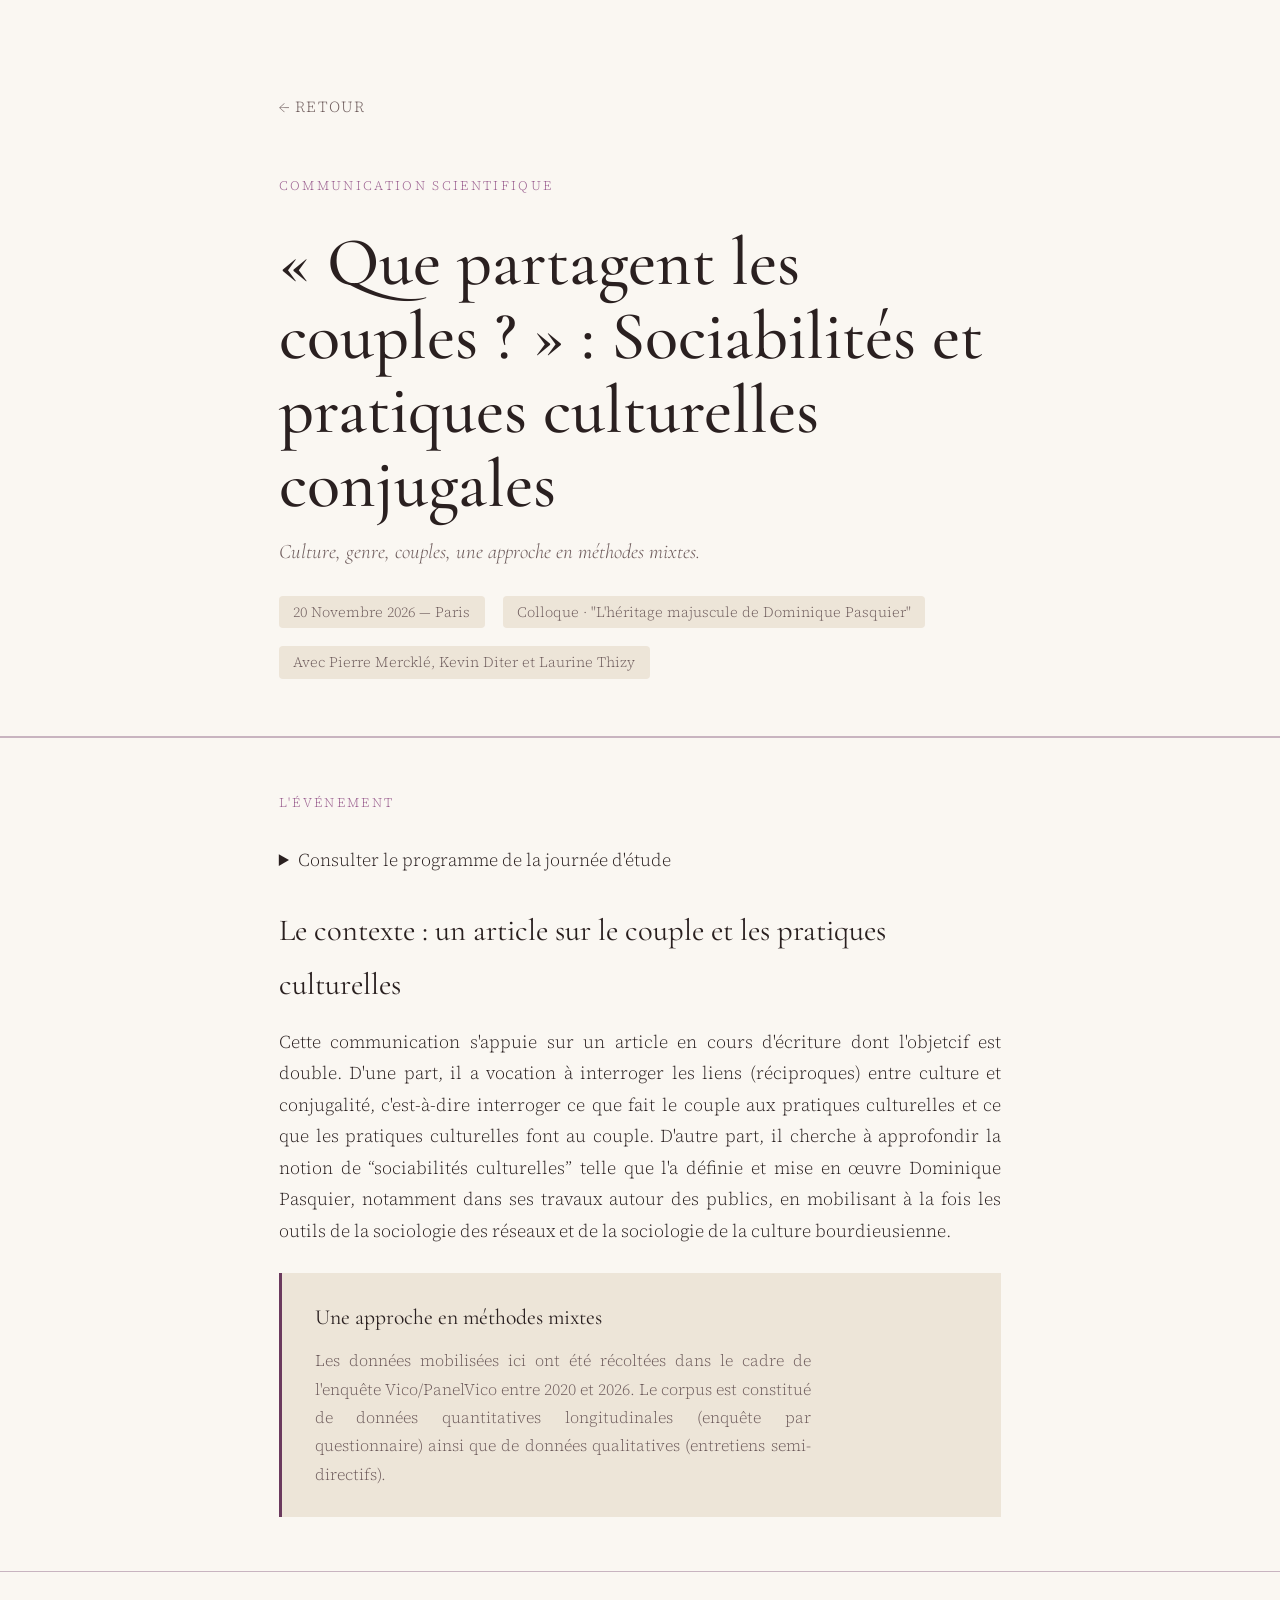
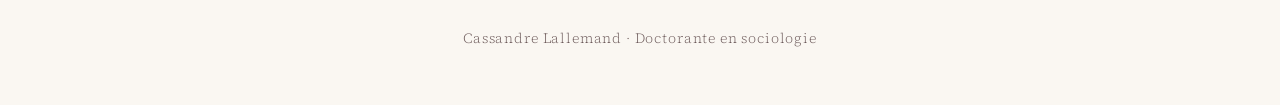
<file: pages/Pasquier_couples.html>
<!DOCTYPE html>
<html lang="fr">
<head>
  <meta charset="UTF-8" />
  <meta name="viewport" content="width=device-width, initial-scale=1.0" />
  <title>Colloque Pasquier — Cassandre Lallemand</title>
  <link rel="preconnect" href="https://fonts.googleapis.com" />
  <link rel="preconnect" href="https://fonts.gstatic.com" crossorigin />
  <link href="https://fonts.googleapis.com/css2?family=Cormorant+Garamond:ital,wght@0,300;0,400;0,600;1,300;1,400&family=Source+Serif+4:ital,wght@0,300;0,400;1,300&display=swap" rel="stylesheet" />
  
  <link rel="stylesheet" href="../style.css" />
  
  <style>
    .page-header {
      padding: var(--space-xl) 0 var(--space-m);
      border-bottom: 1px solid var(--clr-rule);
    }
    .back-link {
      display: inline-block;
      margin-bottom: var(--space-l);
      font-size: 0.85rem;
      text-transform: uppercase;
      letter-spacing: 0.08em;
      color: var(--clr-muted);
      text-decoration: none;
      transition: color 0.2s;
    }
    .back-link:hover {
      color: var(--clr-bordeaux);
    }
    .project-meta {
      font-size: 0.9rem;
      color: var(--clr-muted);
      margin-bottom: var(--space-m);
      display: flex;
      gap: 1rem;
      flex-wrap: wrap;
    }
    .meta-tag {
      background: var(--clr-beige);
      padding: 0.2rem 0.8rem;
      border-radius: 4px;
      font-size: 0.8rem;
    }
  </style>
</head>

<body>

  <header class="page-header">
    <div class="container">
      <a href="../index.html" class="back-link">← Retour</a>
      
      <p class="section-eyebrow">Communication scientifique</p>
      <h1>« Que partagent les couples ? » : Sociabilités et pratiques culturelles conjugales</h1>
      <p class="hero-tagline">
        Culture, genre, couples, une approche en méthodes mixtes.     </p>
      
      <div class="project-meta">
        <span class="meta-tag">20 Novembre 2026 — Paris</span>
        <span class="meta-tag">Colloque · "L'héritage majuscule de Dominique Pasquier"</span>
        <span class="meta-tag">Avec Pierre Mercklé, Kevin Diter et Laurine Thizy</span>
      </div>
    </div>
  </header>

<section id="programme">
    <div class="container">
      <p class="section-eyebrow">L'événement</p>

      <details class="programme-details">
        <summary>Consulter le programme de la journée d'étude</summary>

        <div class="programme-embed">
          <object data="../documents/Programme_colloque_Pasquier.pdf#navpanes=0&pagemode=none&view=FitH" type="application/pdf">
          </object>
        </div>

        <a href="../documents/Programme_colloque_Pasquier.pdf" target="_blank" rel="noopener" class="btn-download">
          Ouvrir le programme (PDF)
        </a>
      </details>
    </div>
  </section>

  <section id="contexte" style="border-top: none; padding-top: var(--space-m);">
    <div class="container">
      <h2>Le contexte : un article sur le couple et les pratiques culturelles</h2>
      <p style="text-align: justify; margin-bottom: 1.5rem;">
        Cette communication s'appuie sur un article en cours d'écriture dont l'objetcif est double. D'une part, il a vocation à interroger les liens (réciproques) entre culture et conjugalité, c'est-à-dire interroger ce que fait le couple aux pratiques culturelles et ce que les pratiques culturelles font au couple. D'autre part, il cherche à approfondir la notion de “sociabilités culturelles” telle que l'a définie et mise en œuvre Dominique Pasquier, notamment dans ses travaux autour des publics, en mobilisant à la fois les outils de la sociologie des réseaux et de la sociologie de la culture bourdieusienne. 
 
      </p>
      
      <div class="thesis-card">
        <h3>Une approche en méthodes mixtes</h3>
        <p style="text-align: justify;">
          Les données mobilisées ici ont été récoltées dans le cadre de l'enquête Vico/PanelVico entre 2020 et 2026. Le corpus est constitué de données quantitatives longitudinales (enquête par questionnaire) ainsi que de données qualitatives (entretiens semi-directifs). 
        </p>
      </div>
    </div>
  </section>


  <footer>
    <div class="container">
      Cassandre Lallemand · Doctorante en sociologie
    </div>

  </footer>

</body>
</html>
</file>
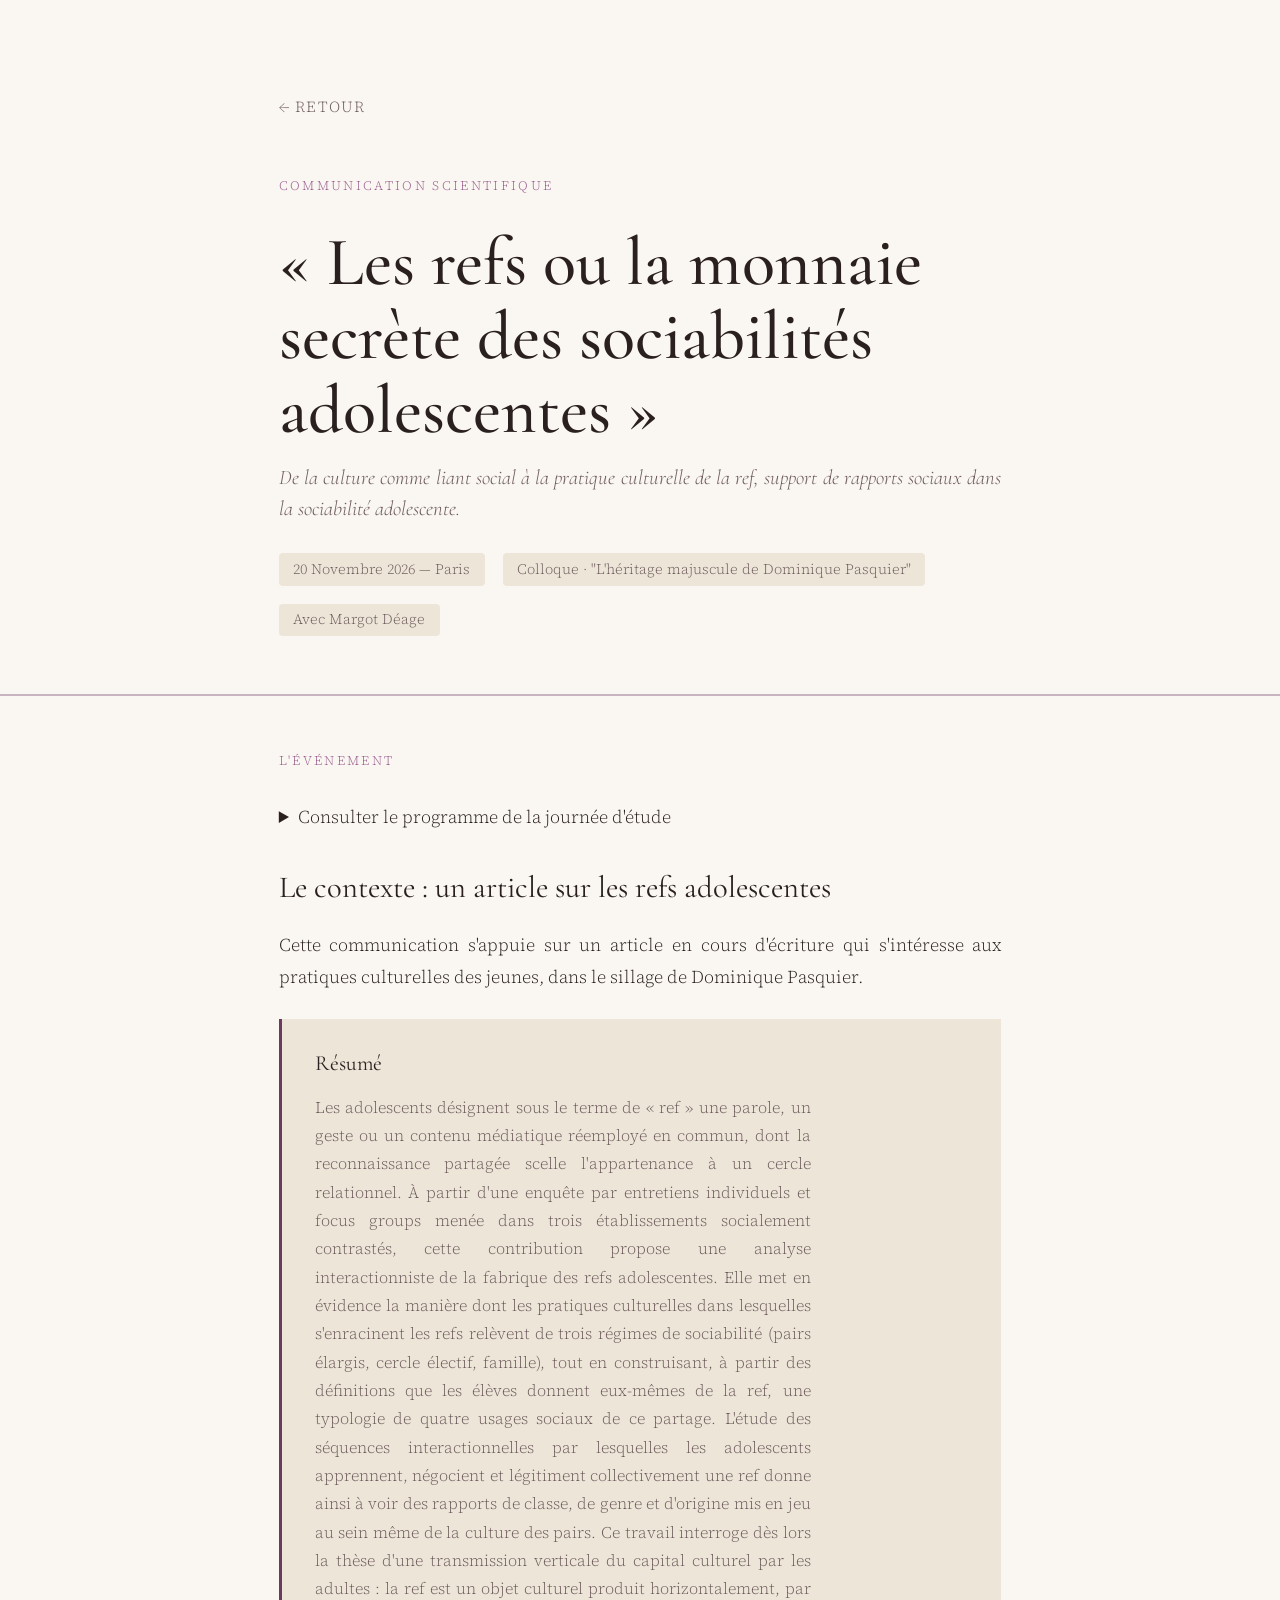
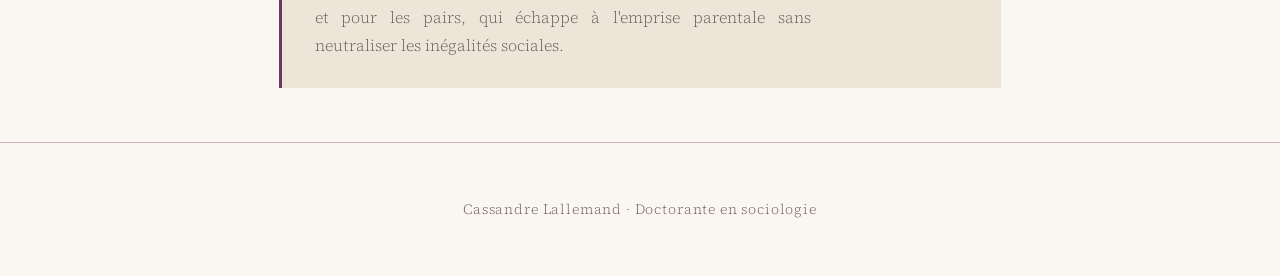
<file: pages/Pasquier_refs.html>
<!DOCTYPE html>
<html lang="fr">
<head>
  <meta charset="UTF-8" />
  <meta name="viewport" content="width=device-width, initial-scale=1.0" />
  <title>Colloque Pasquier — Cassandre Lallemand</title>
  <link rel="preconnect" href="https://fonts.googleapis.com" />
  <link rel="preconnect" href="https://fonts.gstatic.com" crossorigin />
  <link href="https://fonts.googleapis.com/css2?family=Cormorant+Garamond:ital,wght@0,300;0,400;0,600;1,300;1,400&family=Source+Serif+4:ital,wght@0,300;0,400;1,300&display=swap" rel="stylesheet" />
  
  <link rel="stylesheet" href="../style.css" />
  
  <style>
    .page-header {
      padding: var(--space-xl) 0 var(--space-m);
      border-bottom: 1px solid var(--clr-rule);
    }
    .back-link {
      display: inline-block;
      margin-bottom: var(--space-l);
      font-size: 0.85rem;
      text-transform: uppercase;
      letter-spacing: 0.08em;
      color: var(--clr-muted);
      text-decoration: none;
      transition: color 0.2s;
    }
    .back-link:hover {
      color: var(--clr-bordeaux);
    }
    .project-meta {
      font-size: 0.9rem;
      color: var(--clr-muted);
      margin-bottom: var(--space-m);
      display: flex;
      gap: 1rem;
      flex-wrap: wrap;
    }
    .meta-tag {
      background: var(--clr-beige);
      padding: 0.2rem 0.8rem;
      border-radius: 4px;
      font-size: 0.8rem;
    }
  </style>
</head>

<body>

  <header class="page-header">
    <div class="container">
      <a href="../index.html" class="back-link">← Retour</a>
      
      <p class="section-eyebrow">Communication scientifique</p>
      <h1>« Les refs ou la monnaie secrète des sociabilités adolescentes »</h1>
      <p class="hero-tagline">
        De la culture comme liant social à la pratique culturelle de la ref, support de rapports sociaux dans la sociabilité adolescente.     </p>
      
      <div class="project-meta">
        <span class="meta-tag">20 Novembre 2026 — Paris</span>
        <span class="meta-tag">Colloque · "L'héritage majuscule de Dominique Pasquier"</span>
        <span class="meta-tag">Avec Margot Déage</span>
      </div>
    </div>
  </header>

  <section id="programme">
    <div class="container">
      <p class="section-eyebrow">L'événement</p>

      <details class="programme-details">
        <summary>Consulter le programme de la journée d'étude</summary>

        <div class="programme-embed">
          <object data="../documents/Programme_colloque_Pasquier.pdf#navpanes=0&pagemode=none&view=FitH" type="application/pdf">
          </object>
        </div>

        <a href="../documents/Programme_colloque_Pasquier.pdf" target="_blank" rel="noopener" class="btn-download">
          Ouvrir le programme (PDF)
        </a>
      </details>
    </div>
  </section>

  <section id="contexte" style="border-top: none; padding-top: var(--space-m);">
    <div class="container">
      <h2>Le contexte : un article sur les refs adolescentes</h2>
      <p style="text-align: justify; margin-bottom: 1.5rem;">
        Cette communication s'appuie sur un article en cours d'écriture qui s'intéresse aux pratiques culturelles des jeunes, dans le sillage de Dominique Pasquier. </p>
      
      <div class="thesis-card">
        <h3>Résumé</h3>
        <p style="text-align: justify;">
          Les adolescents désignent sous le terme de « ref » une parole, un geste ou un contenu médiatique réemployé en commun, dont la reconnaissance partagée scelle l'appartenance à un cercle relationnel. À partir d'une enquête par entretiens individuels et focus groups menée dans trois établissements socialement contrastés, cette contribution propose une analyse interactionniste de la fabrique des refs adolescentes. Elle met en évidence la manière dont les pratiques culturelles dans lesquelles s'enracinent les refs relèvent de trois régimes de sociabilité (pairs élargis, cercle électif, famille), tout en construisant, à partir des définitions que les élèves donnent eux-mêmes de la ref, une typologie de quatre usages sociaux de ce partage. L'étude des séquences interactionnelles par lesquelles les adolescents apprennent, négocient et légitiment collectivement une ref donne ainsi à voir des rapports de classe, de genre et d'origine mis en jeu au sein même de la culture des pairs. Ce travail interroge dès lors la thèse d'une transmission verticale du capital culturel par les adultes : la ref est un objet culturel produit horizontalement, par et pour les pairs, qui échappe à l'emprise parentale sans neutraliser les inégalités sociales.
        </p>
      </div>
    </div>
  </section>

  <footer>
    <div class="container">
      Cassandre Lallemand · Doctorante en sociologie
    </div>
  </footer>

</body>
</html>
</file>
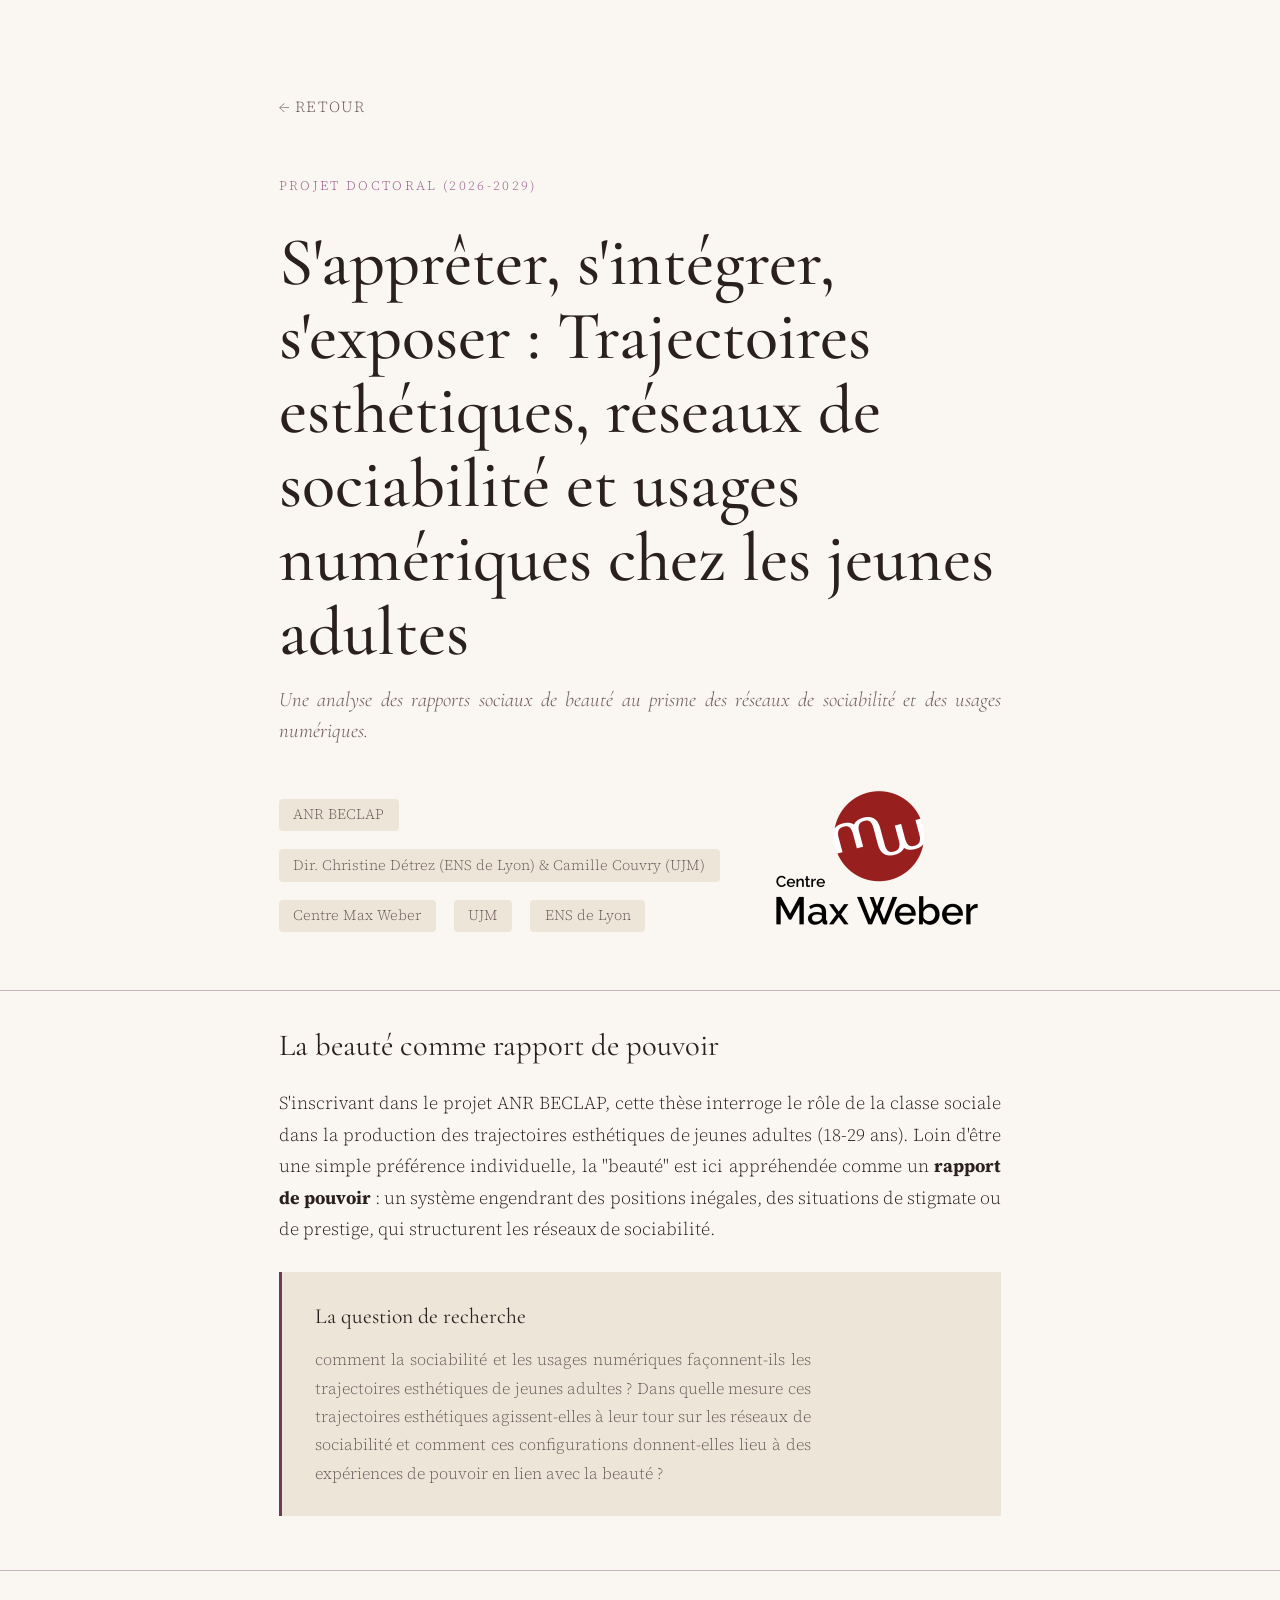
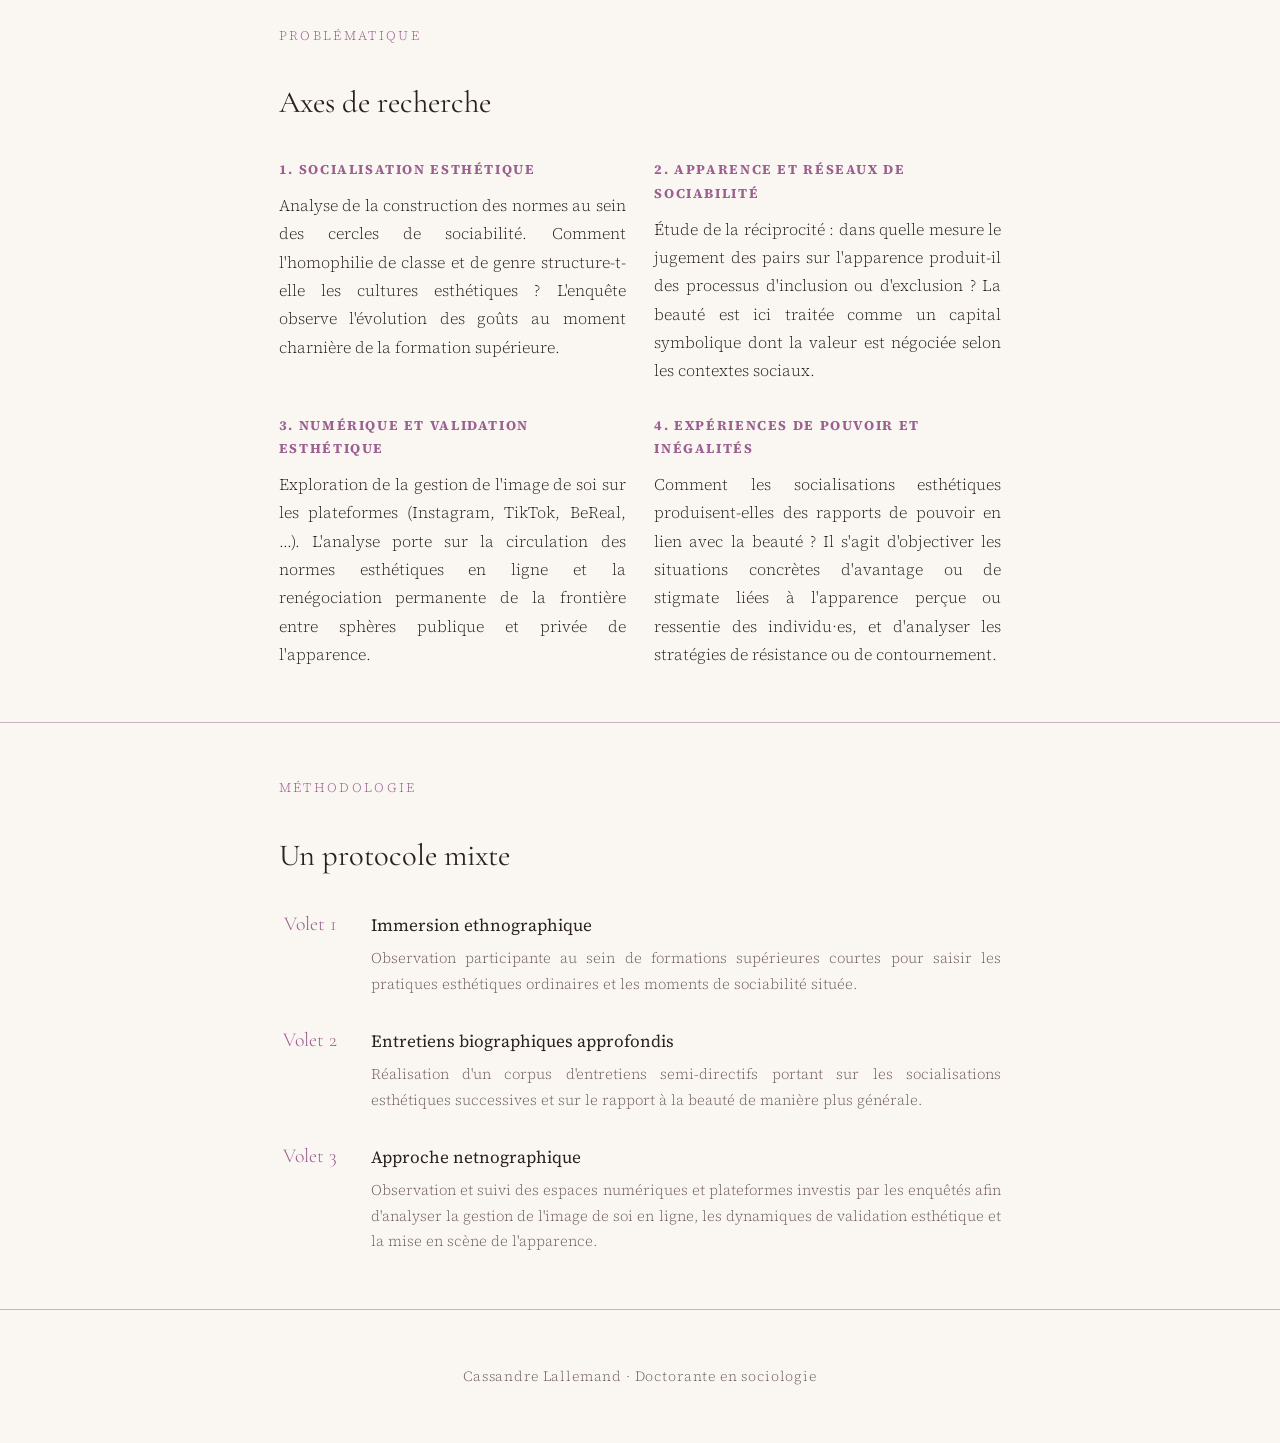
<file: pages/projetdethese.html>
<!DOCTYPE html>
<html lang="fr">
<head>
  <meta charset="UTF-8" />
  <meta name="viewport" content="width=device-width, initial-scale=1.0" />
  <title>Projet de Thèse — Cassandre Lallemand</title>
  <link rel="preconnect" href="https://fonts.googleapis.com" />
  <link rel="preconnect" href="https://fonts.gstatic.com" crossorigin />
  <link href="https://fonts.googleapis.com/css2?family=Cormorant+Garamond:ital,wght@0,300;0,400;0,600;1,300;1,400&family=Source+Serif+4:ital,wght@0,300;0,400;1,300&display=swap" rel="stylesheet" />
  
  <link rel="stylesheet" href="../style.css" />
  
  <style>
    .page-header {
      padding: var(--space-xl) 0 var(--space-m);
      border-bottom: 1px solid var(--clr-rule);
    }
    .back-link {
      display: inline-block;
      margin-bottom: var(--space-l);
      font-size: 0.85rem;
      text-transform: uppercase;
      letter-spacing: 0.08em;
      color: var(--clr-muted);
      text-decoration: none;
      transition: color 0.2s;
    }
    .back-link:hover {
      color: var(--clr-bordeaux);
    }
    .project-meta {
      font-size: 0.9rem;
      color: var(--clr-muted);
      margin-bottom: var(--space-m);
      display: flex;
      gap: 1rem;
      flex-wrap: wrap;
    }
    .meta-tag {
      background: var(--clr-beige);
      padding: 0.2rem 0.8rem;
      border-radius: 4px;
      font-size: 0.8rem;
    }
  </style>
</head>

<body>

  <header class="page-header">
    <div class="container">
      
      <a href="../index.html" class="back-link">← Retour</a>
      <p class="section-eyebrow">Projet Doctoral (2026-2029)</p>
      
      <h1 id="projet-these">S'apprêter, s'intégrer, s'exposer : Trajectoires esthétiques, réseaux de sociabilité et usages numériques chez les jeunes adultes</h1>
      
      <p class="hero-tagline">
        Une analyse des rapports sociaux de beauté au prisme des réseaux de sociabilité et des usages numériques.
      </p>
      
            <div class="meta-and-logo">
        <div class="project-meta">
          <span class="meta-tag">ANR BECLAP</span>
          <span class="meta-tag">Dir. Christine Détrez (ENS de Lyon) &amp; Camille Couvry (UJM)</span>
          <span class="meta-tag">Centre Max Weber</span>
          <span class="meta-tag">UJM</span>
          <span class="meta-tag">ENS de Lyon</span>
        </div>

        <div class="header-logo">
          <img src="../image/Logo CMW.png" alt="Logo du CMW" class="logo-cmw">
        </div>
      </div>

    </div>
  </header>

  <section id="contexte" style="border-top: none; padding-top: var(--space-m);">
    <div class="container">
      <h2>La beauté comme rapport de pouvoir</h2>
      <p style="text-align: justify; margin-bottom: 1.5rem;">
        S'inscrivant dans le projet ANR BECLAP, cette thèse interroge le rôle de la classe sociale dans la production des trajectoires esthétiques de jeunes adultes (18-29 ans). Loin d'être une simple préférence individuelle, la "beauté" est ici appréhendée comme un <strong>rapport de pouvoir</strong> : un système engendrant des positions inégales, des situations de stigmate ou de prestige, qui structurent les réseaux de sociabilité.
      </p>
      
      <div class="thesis-card">
        <h3>La question de recherche</h3>
        <p style="text-align: justify;">
          comment la sociabilité et les usages numériques façonnent-ils les trajectoires esthétiques de jeunes adultes ? Dans quelle mesure ces trajectoires esthétiques agissent-elles à leur tour sur les réseaux de sociabilité et comment ces configurations donnent-elles lieu à des expériences de pouvoir en lien avec la beauté ? 
        </p>
      </div>
    </div>
  </section>

  <section id="axes">
    <div class="container">
      <p class="section-eyebrow">Problématique</p>
      <h2>Axes de recherche</h2>
      
      <div class="skills-grid" style="margin-top: var(--space-m);">
        
        <div class="skill-group">
          <h3>1. Socialisation esthétique </h3>
          <p style="font-size: 0.9rem; margin-top: 0.5rem; text-align: justify;">
            Analyse de la construction des normes au sein des cercles de sociabilité. Comment l'homophilie de classe et de genre structure-t-elle les cultures esthétiques ? L'enquête observe l'évolution des goûts au moment charnière de la formation  supérieure.
          </p>
        </div>

        <div class="skill-group">
          <h3>2. Apparence et réseaux de sociabilité</h3>
          <p style="font-size: 0.9rem; margin-top: 0.5rem; text-align: justify;">
            Étude de la réciprocité : dans quelle mesure le jugement des pairs sur l'apparence produit-il des processus d'inclusion ou d'exclusion ? La beauté est ici traitée comme un capital symbolique dont la valeur est négociée selon les contextes sociaux.
          </p>
        </div>

        <div class="skill-group">
          <h3>3. Numérique et validation esthétique</h3>
          <p style="font-size: 0.9rem; margin-top: 0.5rem; text-align: justify;">
            Exploration de la gestion de l'image de soi sur les plateformes (Instagram, TikTok, BeReal, ...). L'analyse porte sur la circulation des normes esthétiques en ligne et la renégociation permanente de la frontière entre sphères publique et privée de l'apparence.
          </p>
        </div>

        <div class="skill-group">
          <h3>4. Expériences de pouvoir et inégalités</h3>
          <p style="font-size: 0.9rem; margin-top: 0.5rem; text-align: justify;">
           Comment les socialisations esthétiques produisent-elles des rapports de pouvoir en lien avec la beauté ? Il s'agit d'objectiver les situations concrètes d'avantage ou de stigmate liées à l'apparence perçue ou ressentie des individu·es, et d'analyser les stratégies de résistance ou de contournement.
        </div>

      </div>
    </div>
  </section>

<section id="methodologie-these">
    <div class="container">
      <p class="section-eyebrow">Méthodologie</p>
      <h2>Un protocole mixte</h2>
      
      <ul class="timeline" style="margin-top: var(--space-m);">
        
        <li class="tl-item">
          <span class="tl-date">Volet 1</span>
          <div class="tl-body">
            <p class="tl-title">Immersion ethnographique</p>
            <p class="tl-sub" style="text-align: justify; margin-top: 0.3rem;">
              Observation participante au sein de formations supérieures courtes pour saisir les pratiques esthétiques ordinaires et les moments de sociabilité située.
            </p>
          </div>
        </li>


        <li class="tl-item">
          <span class="tl-date">Volet 2</span>
          <div class="tl-body">
            <p class="tl-title">Entretiens biographiques approfondis</p>
            <p class="tl-sub" style="text-align: justify; margin-top: 0.3rem;">
              Réalisation d'un corpus d'entretiens semi-directifs portant sur les socialisations esthétiques successives et sur le rapport à la beauté de manière plus générale.
            </p>
          </div>
        </li>

        <li class="tl-item">
          <span class="tl-date">Volet 3</span>
          <div class="tl-body">
            <p class="tl-title">Approche netnographique</p>
            <p class="tl-sub" style="text-align: justify; margin-top: 0.3rem;">
              Observation et suivi des espaces numériques et plateformes investis par les enquêtés afin d'analyser la gestion de l'image de soi en ligne, les dynamiques de validation esthétique et la mise en scène de l'apparence.
            </p>
          </div>
        </li>

      </ul>
    </div>
  </section>

  <footer>
    <div class="container">
      Cassandre Lallemand · Doctorante en sociologie
    </div>
  </footer>

</body>
</html>
</file>
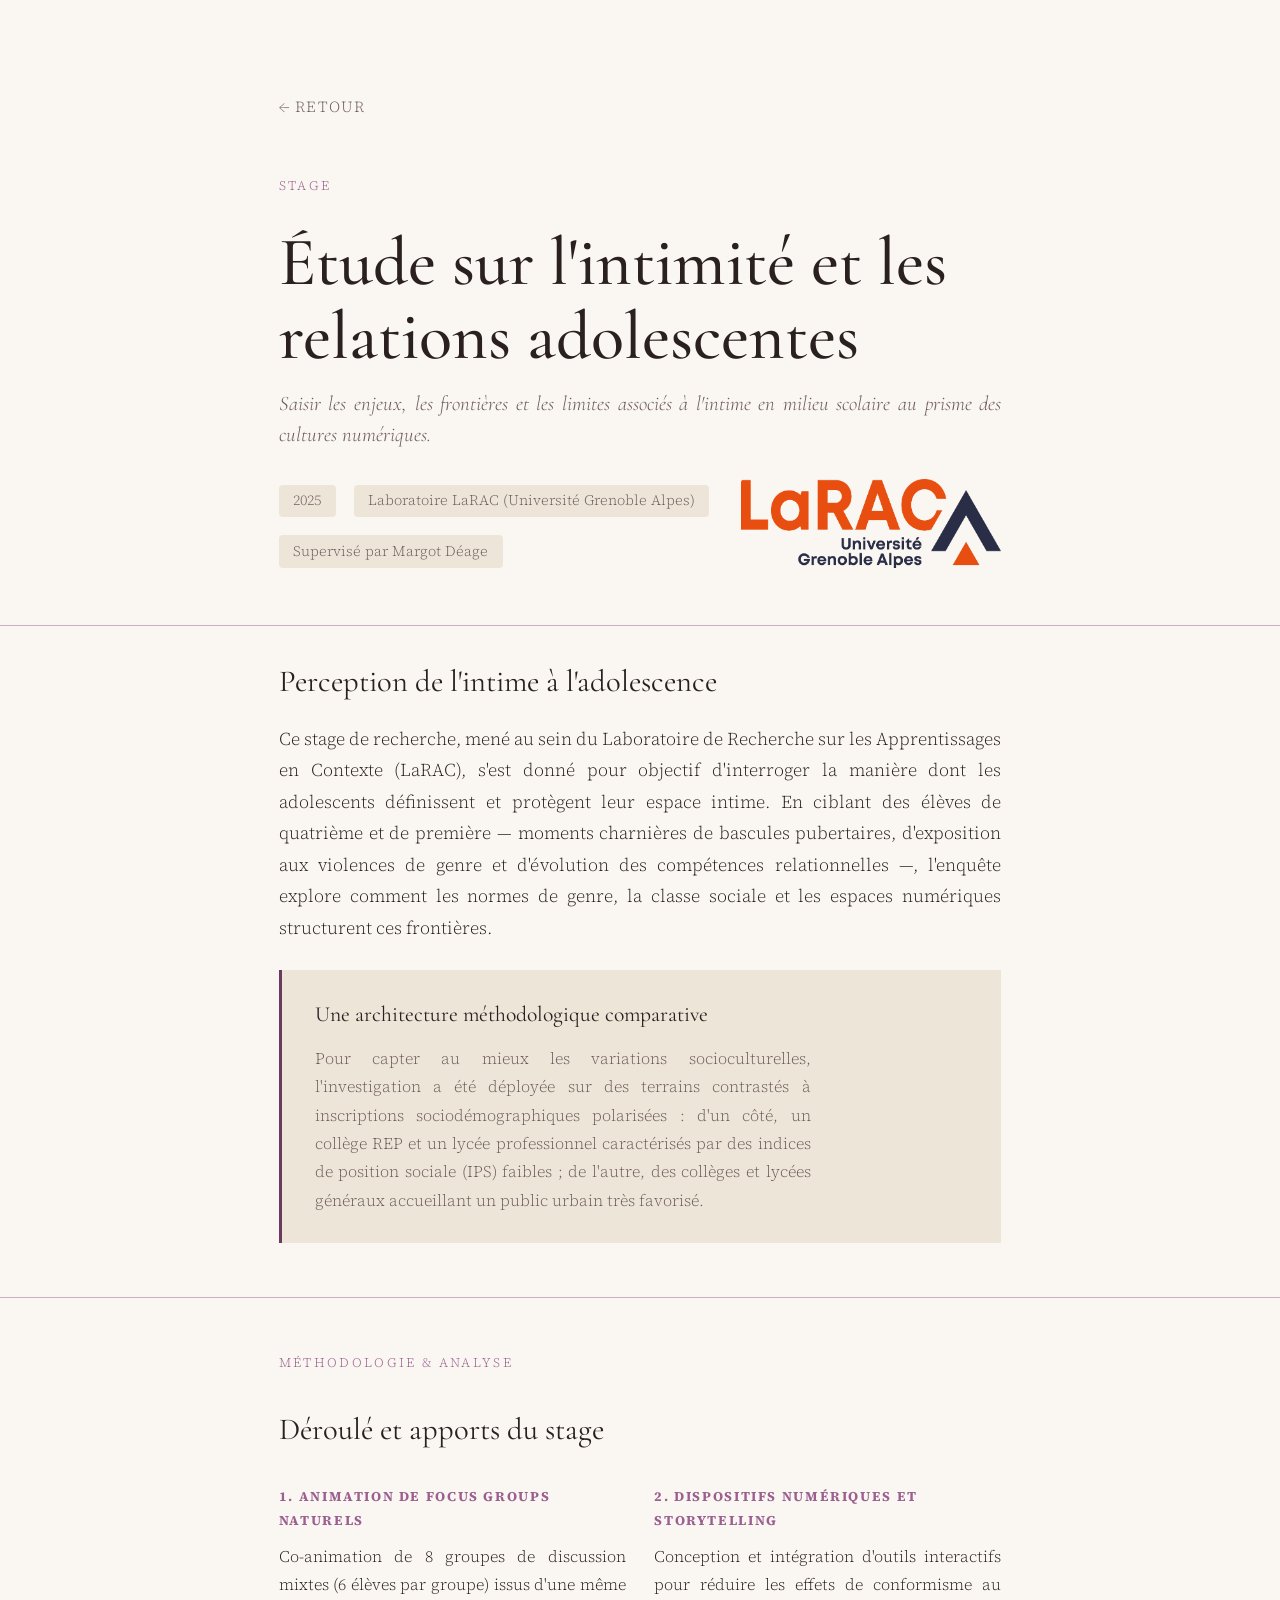
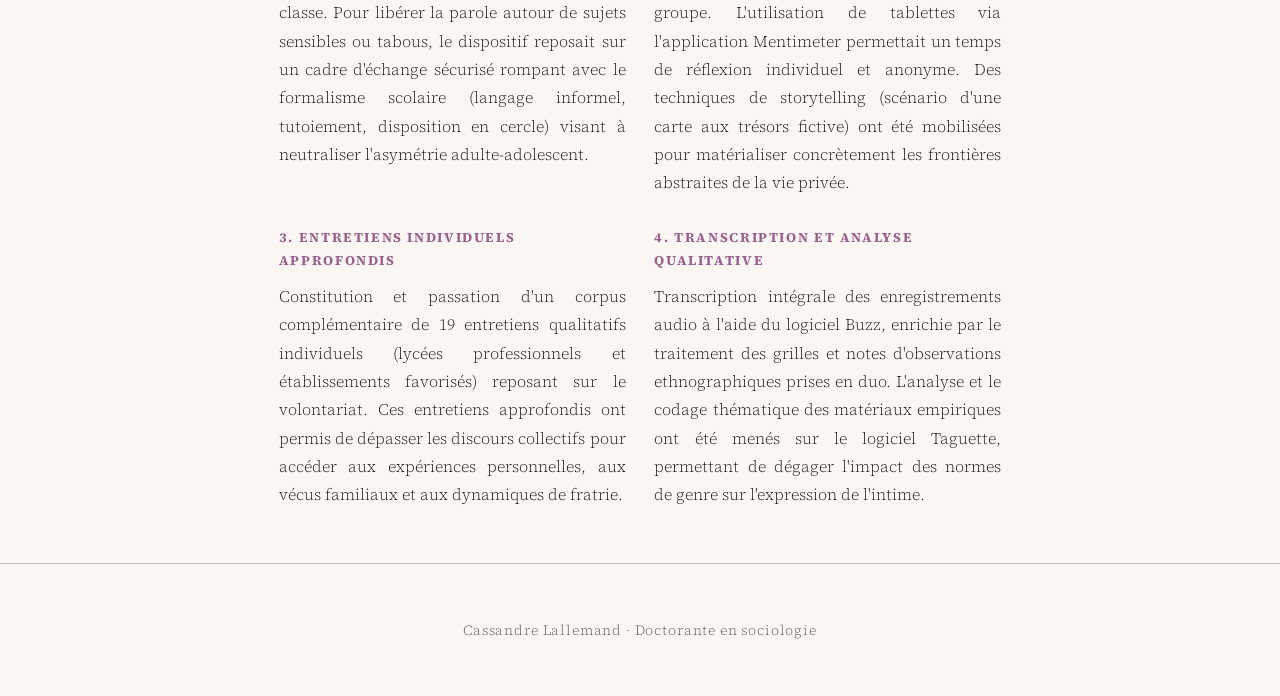
<file: pages/stageLaRAC.html>
<!DOCTYPE html>
<html lang="fr">
<head>
  <meta charset="UTF-8" />
  <meta name="viewport" content="width=device-width, initial-scale=1.0" />
  <title>Stage LaRAC — Cassandre Lallemand</title>
  <link rel="preconnect" href="https://fonts.googleapis.com" />
  <link rel="preconnect" href="https://fonts.gstatic.com" crossorigin />
  <link href="https://fonts.googleapis.com/css2?family=Cormorant+Garamond:ital,wght@0,300;0,400;0,600;1,300;1,400&family=Source+Serif+4:ital,wght@0,300;0,400;1,300&display=swap" rel="stylesheet" />
  
  <link rel="stylesheet" href="../style.css" />
  
  <style>
    .page-header {
      padding: var(--space-xl) 0 var(--space-m);
      border-bottom: 1px solid var(--clr-rule);
    }
    .back-link {
      display: inline-block;
      margin-bottom: var(--space-l);
      font-size: 0.85rem;
      text-transform: uppercase;
      letter-spacing: 0.08em;
      color: var(--clr-muted);
      text-decoration: none;
      transition: color 0.2s;
    }
    .back-link:hover {
      color: var(--clr-bordeaux);
    }
    .project-meta {
      font-size: 0.9rem;
      color: var(--clr-muted);
      margin-bottom: var(--space-m);
      display: flex;
      gap: 1rem;
      flex-wrap: wrap;
    }
    .meta-tag {
      background: var(--clr-beige);
      padding: 0.2rem 0.8rem;
      border-radius: 4px;
      font-size: 0.8rem;
    }
  </style>
</head>

<body>

 <header class="page-header">
    <div class="container">
      
      <a href="../index.html" class="back-link">← Retour</a>
      <p class="section-eyebrow">Stage</p>
      <h1>Étude sur l'intimité et les relations adolescentes</h1>
      <p class="hero-tagline">
        Saisir les enjeux, les frontières et les limites associés à l'intime en milieu scolaire au prisme des cultures numériques.
      </p>
      
      <div class="meta-and-logo">
        
        <div class="project-meta">
          <span class="meta-tag">2025</span>
          <span class="meta-tag">Laboratoire LaRAC (Université Grenoble Alpes)</span>
          <span class="meta-tag">Supervisé par Margot Déage</span>
        </div>

        <div class="header-logo">
          <img src="../image/logo-larac.png" alt="Logo du LaRAC">
        </div>
        
      </div>

    </div>
  </header>

  <section id="contexte" style="border-top: none; padding-top: var(--space-m);">
    <div class="container">
      <h2>Perception de l'intime à l'adolescence</h2>
      <p style="text-align: justify; margin-bottom: 1.5rem;">
        Ce stage de recherche, mené au sein du Laboratoire de Recherche sur les Apprentissages en Contexte (LaRAC), s'est donné pour objectif d'interroger la manière dont les adolescents définissent et protègent leur espace intime. En ciblant des élèves de quatrième et de première — moments charnières de bascules pubertaires, d'exposition aux violences de genre et d'évolution des compétences relationnelles —, l'enquête explore comment les normes de genre, la classe sociale et les espaces numériques structurent ces frontières.
      </p>
      
      <div class="thesis-card">
        <h3>Une architecture méthodologique comparative</h3>
        <p style="text-align: justify;">
          Pour capter au mieux les variations socioculturelles, l'investigation a été déployée sur des terrains contrastés à inscriptions sociodémographiques polarisées : d'un côté, un collège REP et un lycée professionnel caractérisés par des indices de position sociale (IPS) faibles ; de l'autre, des collèges et lycées généraux accueillant un public urbain très favorisé.
        </p>
      </div>
    </div>
  </section>

  <section id="missions">
    <div class="container">
      <p class="section-eyebrow">Méthodologie &amp; Analyse</p>
      <h2>Déroulé et apports du stage</h2>
      
      <div class="skills-grid" style="margin-top: var(--space-m);">
        
        <div class="skill-group">
          <h3>1. Animation de Focus Groups naturels</h3>
          <p style="font-size: 0.9rem; margin-top: 0.5rem; text-align: justify;">
            Co-animation de 8 groupes de discussion mixtes (6 élèves par groupe) issus d'une même classe. Pour libérer la parole autour de sujets sensibles ou tabous, le dispositif reposait sur un cadre d'échange sécurisé rompant avec le formalisme scolaire (langage informel, tutoiement, disposition en cercle) visant à neutraliser l'asymétrie adulte-adolescent.
          </p>
        </div>

        <div class="skill-group">
          <h3>2. Dispositifs numériques et Storytelling</h3>
          <p style="font-size: 0.9rem; margin-top: 0.5rem; text-align: justify;">
            Conception et intégration d'outils interactifs pour réduire les effets de conformisme au groupe. L'utilisation de tablettes via l'application Mentimeter permettait un temps de réflexion individuel et anonyme. Des techniques de storytelling (scénario d'une carte aux trésors fictive) ont été mobilisées pour matérialiser concrètement les frontières abstraites de la vie privée.
          </p>
        </div>

        <div class="skill-group">
          <h3>3. Entretiens individuels approfondis</h3>
          <p style="font-size: 0.9rem; margin-top: 0.5rem; text-align: justify;">
            Constitution et passation d'un corpus complémentaire de 19 entretiens qualitatifs individuels (lycées professionnels et établissements favorisés) reposant sur le volontariat. Ces entretiens approfondis ont permis de dépasser les discours collectifs pour accéder aux expériences personnelles, aux vécus familiaux et aux dynamiques de fratrie.
          </p>
        </div>

        <div class="skill-group">
          <h3>4. Transcription et analyse qualitative</h3>
          <p style="font-size: 0.9rem; margin-top: 0.5rem; text-align: justify;">
            Transcription intégrale des enregistrements audio à l'aide du logiciel Buzz, enrichie par le traitement des grilles et notes d'observations ethnographiques prises en duo. L'analyse et le codage thématique des matériaux empiriques ont été menés sur le logiciel Taguette, permettant de dégager l'impact des normes de genre sur l'expression de l'intime.
          </p>
        </div>

      </div>
    </div>
  </section>

  <footer>
    <div class="container">
      Cassandre Lallemand · Doctorante en sociologie
    </div>
  </footer>

</body>
</html>
</file>
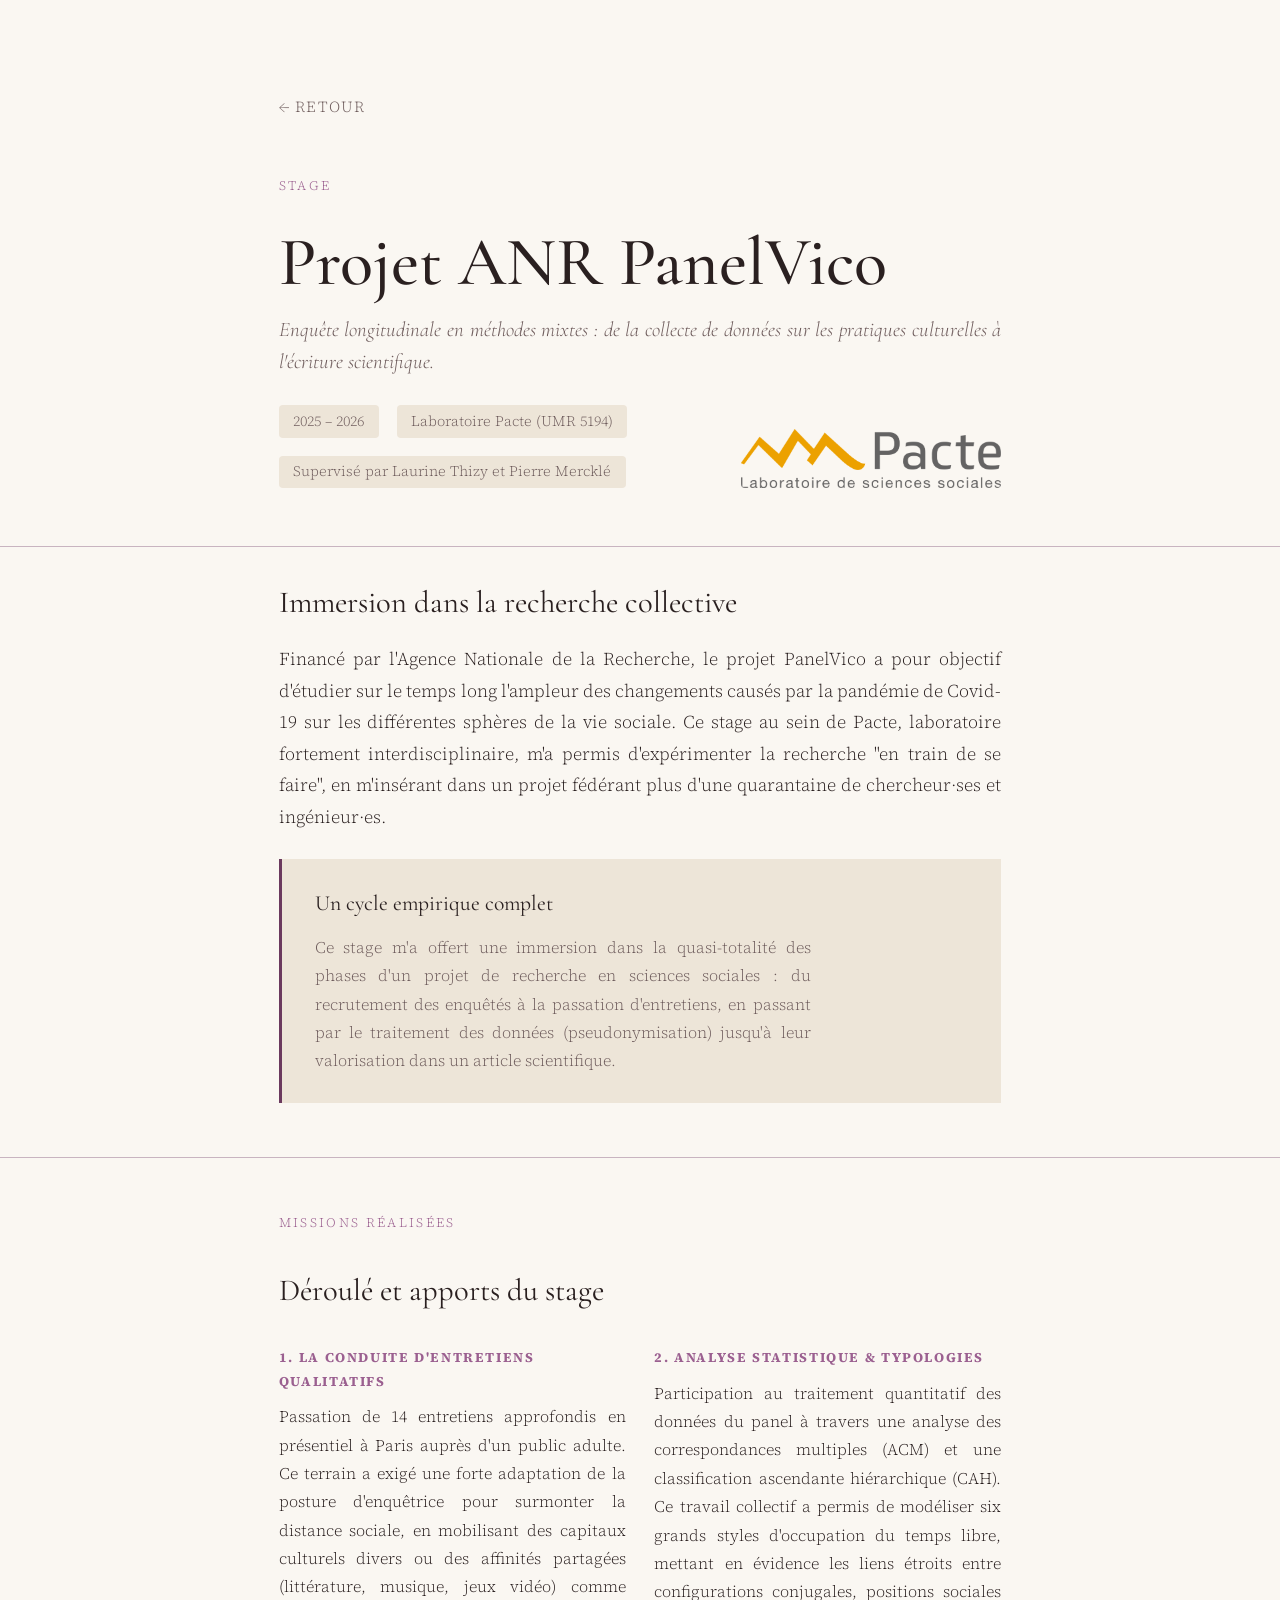
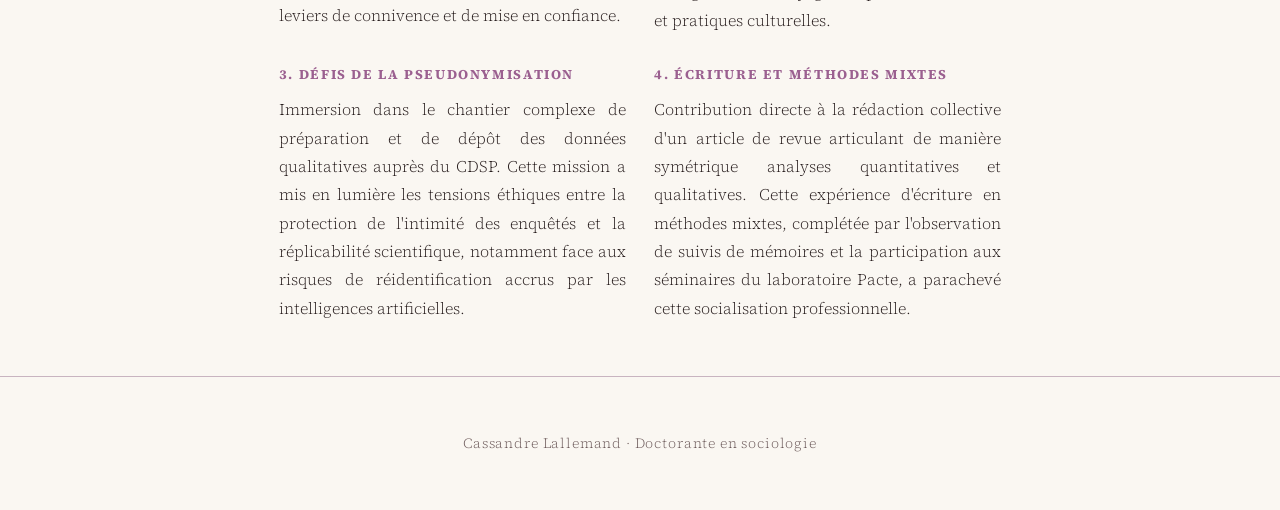
<file: pages/stagePanelVico.html>
<!DOCTYPE html>
<html lang="fr">
<head>
  <meta charset="UTF-8" />
  <meta name="viewport" content="width=device-width, initial-scale=1.0" />
  <title>Stage ANR PanelVico — Cassandre Lallemand</title>
  <link rel="preconnect" href="https://fonts.googleapis.com" />
  <link rel="preconnect" href="https://fonts.gstatic.com" crossorigin />
  <link href="https://fonts.googleapis.com/css2?family=Cormorant+Garamond:ital,wght@0,300;0,400;0,600;1,300;1,400&family=Source+Serif+4:ital,wght@0,300;0,400;1,300&display=swap" rel="stylesheet" />
  
  <link rel="stylesheet" href="../style.css" />
  
  <style>
    .page-header {
      padding: var(--space-xl) 0 var(--space-m);
      border-bottom: 1px solid var(--clr-rule);
    }
    .back-link {
      display: inline-block;
      margin-bottom: var(--space-l);
      font-size: 0.85rem;
      text-transform: uppercase;
      letter-spacing: 0.08em;
      color: var(--clr-muted);
      text-decoration: none;
      transition: color 0.2s;
    }
    .back-link:hover {
      color: var(--clr-bordeaux);
    }
    .project-meta {
      font-size: 0.9rem;
      color: var(--clr-muted);
      margin-bottom: var(--space-m);
      display: flex;
      gap: 1rem;
      flex-wrap: wrap;
    }
    .meta-tag {
      background: var(--clr-beige);
      padding: 0.2rem 0.8rem;
      border-radius: 4px;
      font-size: 0.8rem;
    }
  </style>
</head>

<body>

 <header class="page-header">
    <div class="container">
      
      <a href="../index.html" class="back-link">← Retour</a>
      <p class="section-eyebrow">Stage</p>
      <h1>Projet ANR PanelVico</h1>
      <p class="hero-tagline">
        Enquête longitudinale en méthodes mixtes : de la collecte de données sur les pratiques culturelles à l'écriture scientifique.
      </p>
      
      <div class="meta-and-logo">
        
        <div class="project-meta">
          <span class="meta-tag">2025 – 2026</span>
          <span class="meta-tag">Laboratoire Pacte (UMR 5194)</span>
          <span class="meta-tag">Supervisé par Laurine Thizy et Pierre Mercklé</span>
        </div>

        <div class="header-logo">
          <img src="../image/logo-pacte.png" alt="Logo du Laboratoire Pacte">
        </div>
        
      </div>

    </div>
  </header>

  <section id="contexte" style="border-top: none; padding-top: var(--space-m);">
    <div class="container">
      <h2>Immersion dans la recherche collective</h2>
      <p style="text-align: justify; margin-bottom: 1.5rem;">
        Financé par l'Agence Nationale de la Recherche, le projet PanelVico a pour objectif d'étudier sur le temps long l'ampleur des changements causés par la pandémie de Covid-19 sur les différentes sphères de la vie sociale. Ce stage au sein de Pacte, laboratoire fortement interdisciplinaire, m'a permis d'expérimenter la recherche "en train de se faire", en m'insérant dans un projet fédérant plus d'une quarantaine de chercheur·ses et ingénieur·es.
      </p>
      
      <div class="thesis-card">
        <h3>Un cycle empirique complet</h3>
        <p style="text-align: justify;">
          Ce stage m'a offert une immersion dans la quasi-totalité des phases d'un projet de recherche en sciences sociales : du recrutement des enquêtés à la passation d'entretiens, en passant par le traitement des données (pseudonymisation) jusqu'à leur valorisation dans un article scientifique.
        </p>
      </div>
    </div>
  </section>

  <section id="missions">
    <div class="container">
      <p class="section-eyebrow">Missions réalisées</p>
      <h2>Déroulé et apports du stage</h2>
      
      <div class="skills-grid" style="margin-top: var(--space-m);">
        
        <div class="skill-group">
          <h3>1. La conduite d'entretiens qualitatifs</h3>
          <p style="font-size: 0.9rem; margin-top: 0.5rem; text-align: justify;">
            Passation de 14 entretiens approfondis en présentiel à Paris auprès d'un public adulte. Ce terrain a exigé une forte adaptation de la posture d'enquêtrice pour surmonter la distance sociale, en mobilisant des capitaux culturels divers ou des affinités partagées (littérature, musique, jeux vidéo) comme leviers de connivence et de mise en confiance.
          </p>
        </div>

        <div class="skill-group">
          <h3>2. Analyse statistique &amp; typologies</h3>
          <p style="font-size: 0.9rem; margin-top: 0.5rem; text-align: justify;">
            Participation au traitement quantitatif des données du panel à travers une analyse des correspondances multiples (ACM) et une classification ascendante hiérarchique (CAH). Ce travail collectif a permis de modéliser six grands styles d'occupation du temps libre, mettant en évidence les liens étroits entre configurations conjugales, positions sociales et pratiques culturelles.
          </p>
        </div>

        <div class="skill-group">
          <h3>3. Défis de la pseudonymisation</h3>
          <p style="font-size: 0.9rem; margin-top: 0.5rem; text-align: justify;">
            Immersion dans le chantier complexe de préparation et de dépôt des données qualitatives auprès du CDSP. Cette mission a mis en lumière les tensions éthiques entre la protection de l'intimité des enquêtés et la réplicabilité scientifique, notamment face aux risques de réidentification accrus par les intelligences artificielles.
          </p>
        </div>

        <div class="skill-group">
          <h3>4. Écriture et méthodes mixtes</h3>
          <p style="font-size: 0.9rem; margin-top: 0.5rem; text-align: justify;">
            Contribution directe à la rédaction collective d'un article de revue articulant de manière symétrique analyses quantitatives et qualitatives. Cette expérience d'écriture en méthodes mixtes, complétée par l'observation de suivis de mémoires et la participation aux séminaires du laboratoire Pacte, a parachevé cette socialisation professionnelle.
          </p>
        </div>

      </div>
    </div>
  </section>

  <footer>
    <div class="container">
      Cassandre Lallemand · Doctorante en sociologie
    </div>
  </footer>

</body>
</html>
</file>
<file: style.css>
/* ── Tokens ──────────────────────────────────────────── */
:root {
    --clr-bg:        #FAF7F2;
    --clr-beige:     #EDE5D8;
    --clr-bordeaux:  #6B3A5E;
    --clr-bordeaux-light: #9B6090;
    --clr-text:      #2A2020;
    --clr-muted:     #6E5C5C;
    --clr-rule:      #C8B4C0;

    --ff-display:  'Cormorant Garamond', Georgia, serif;
    --ff-body:     'Source Serif 4', Georgia, serif;

    --space-xs:  0.4rem;
    --space-s:   0.8rem;
    --space-m:   1.6rem;
    --space-l:   3rem;
    --space-xl:  5rem;

    --max-w: 780px;
}

*, *::before, *::after { box-sizing: border-box; margin: 0; padding: 0; }

html { font-size: 18px; scroll-behavior: smooth; }

body {
    background: var(--clr-bg);
    color: var(--clr-text);
    font-family: var(--ff-body);
    font-weight: 300;
    line-height: 1.75;
}

/* ── Layout ──────────────────────────────────────────── */
.container {
    max-width: var(--max-w);
    margin: 0 auto;
    padding: 0 var(--space-m);
}

/* ── Navigation ──────────────────────────────────────── */
nav {
    position: sticky;
    top: 0;
    z-index: 100;
    background: rgba(250, 247, 242, 0.92);
    backdrop-filter: blur(6px);
    border-bottom: 1px solid var(--clr-rule);
}

nav .container {
  display: flex;
  align-items: center;
  justify-content: space-between;
  /* Augmentation du padding vertical pour créer plus d'espace */
  padding-top: var(--space-m); 
  padding-bottom: var(--space-m); 
}

.nav-name {
  /* Suppression des styles textuels */
  font-family: none; 
  font-size: 0; /* Important : annule le font-size du texte */
  letter-spacing: 0;
  color: transparent; /* Rend la couleur de texte invisible */
  text-decoration: none;
}

/* Ajout d'un sélecteur pour cibler spécifiquement l'image à l'intérieur du nom */
.nav-name img {
    display: block; /*
    width: 105px; /* Largeur souhaitée de la photo (ajustez au besoin) */
    height: 105px; /* Hauteur souhaitée de la photo (doit idéalement être égale à la largeur pour un carré parfait) */
    border-radius: 4px; 
     margin-right: var(--space-s); //* Optionnel : adoucit les coins de l'image */
}

.nav-links {
    display: flex;
    gap: var(--space-m);
    list-style: none;
}

.nav-links a {
    font-family: var(--ff-body);
    font-size: 0.78rem;
    letter-spacing: 0.10em;
    text-transform: uppercase;
    color: var(--clr-muted);
    text-decoration: none;
    transition: color 0.2s;
}

.nav-links a:hover { color: var(--clr-bordeaux); }

.styled-link {
    text-decoration: none; /* Supprime le soulignement bleu/noir par défaut du lien */
    color: #6B3A5E;        /* Définit une couleur attractive (ex: bleu) */
    font-weight: bold;     /* Rend le texte plus visible et important */
    display: inline-block; /* Permet de mieux gérer l'espacement interne */
    font-size: inherit;   /* Force le lien à prendre la taille du texte environnant */
    font-family: inherit; /* Force le lien à prendre la police du texte environnant */
}

.test {
    color: #2A2020;        /* Définit une couleur attractive (ex: bleu) */
    display: inline-block; /* Permet de mieux gérer l'espacement interne */
    text-decoration: none;
}

.test:hover {
    font-weight: bold;         /* Rend le texte gras au survol */
     color: #6B3A5E;
    text-decoration: underline; /* Ajoute le soulignement au survol */
}

/* ── Hero ────────────────────────────────────────────── */
header {
    padding: var(--space-xl) 0 var(--space-l);
}

.hero-inner {
    display: flex;
    align-items: flex-start;
    gap: var(--space-l);
}

/* La signature : ligne verticale bordeaux à gauche du bloc nom */
.hero-text {
    border-left: 3px solid var(--clr-bordeaux);
    padding-left: var(--space-m);
}

.hero-label {
    font-family: var(--ff-body);
    font-size: 0.75rem;
    letter-spacing: 0.16em;
    text-transform: uppercase;
    color: var(--clr-bordeaux-light);
    margin-bottom: var(--space-s);
}

h1 {
    font-family: var(--ff-display);
    font-weight: 500;
    font-size: clamp(2.4rem, 6vw, 3.8rem);
    line-height: 1.08;
    color: var(--clr-text);
    margin-bottom: var(--space-s);
}

h1 em {
    font-style: italic;
    color: var(--clr-bordeaux);
}

.hero-tagline {
    font-family: var(--ff-display);
    font-style: italic;
    font-size: 1.15rem;
    color: var(--clr-muted);
    margin-bottom: var(--space-m);
    line-height: 1.5;
}

.hero-bio {
    font-size: 0.95rem;
    color: var(--clr-text);
    max-width: 58ch;
    margin-bottom: var(--space-m);
}

.hero-contact {
    display: flex;
    flex-wrap: wrap;
    gap: var(--space-s);
    font-size: 0.82rem;
    color: var(--clr-muted);
}

.hero-contact a {
    color: var(--clr-bordeaux);
    text-decoration: none;
    border-bottom: 1px solid var(--clr-rule);
    padding-bottom: 1px;
    transition: border-color 0.2s, color 0.2s;
}

.hero-contact a:hover {
    color: var(--clr-text);
    border-color: var(--clr-bordeaux);
}

/* ── Sections communes ───────────────────────────────── */
section {
    padding: var(--space-l) 0;
    border-top: 1px solid var(--clr-rule);
}

.section-eyebrow {
    font-size: 0.72rem;
    letter-spacing: 0.18em;
    text-transform: uppercase;
    color: var(--clr-bordeaux-light);
    margin-bottom: var(--space-m);
}

h2 {
    font-family: var(--ff-display);
    font-weight: 400;
    font-size: 1.7rem;
    color: var(--clr-text);
    margin-bottom: var(--space-m);
}

/* ============================================== */
/* AJUSTEMENT DE MARGE POUR LES TITRES DE SECTION   */
/* ============================================== */

h2 {
    margin-bottom: var(--space-s); /* Utilise l'espace S (0.8rem) défini dans vos tokens */
}

#travaux h2, 
#publications h2 {
    margin-top: var(--space-l); 
}


/* ── Recherche en cours ──────────────────────────────── */
.thesis-card {
    background: var(--clr-beige);
    border-left: 3px solid var(--clr-bordeaux);
    padding: var(--space-m) var(--space-m) var(--space-m) calc(var(--space-m) + 4px);
}

.thesis-card .card-meta {
    font-size: 0.78rem;
    letter-spacing: 0.08em;
    text-transform: uppercase;
    color: var(--clr-bordeaux-light);
    margin-bottom: var(--space-xs);
}

.thesis-card h3 {
    font-family: var(--ff-display);
    font-weight: 400;
    font-size: 1.2rem;
    margin-bottom: var(--space-s);
    line-height: 1.4;
}

.thesis-card p {
    font-size: 0.9rem;
    color: var(--clr-muted);
    max-width: 62ch;
}

.thesis-card .card-supervisors {
    margin-top: var(--space-s);
    font-size: 0.82rem;
    color: var(--clr-muted);
}

.thesis-card .card-supervisors strong {
    color: var(--clr-text);
    font-weight: 400;
}

.thesis-card + h2 {
    margin-top: 2rem; /* Tu peux ajuster cette valeur selon tes goûts */
}

.themes-card {
    border-left: none;
}

/* Reproduit exactement le style des balises <strong> de tes directrices */
.themes-card p {
    color: var(--clr-text);
    font-weight: 400;
    font-size: 0.82rem; /* La taille héritée par ton bloc card-supervisors */
}

.themes-list {
    list-style: none;
    padding: 0;
    margin: 0;
    
    /* On passe en Grid ! */
    display: grid;
    grid-template-columns: repeat(3, 1fr); /* Crée 3 colonnes de largeur identique */
    row-gap: var(--space-s, 0.5rem);       /* Espace vertical entre les mots */
    column-gap: 1.5rem;                    /* Espace horizontal entre les colonnes */
}

/* Le style de tes mots reste identique */
.themes-list li {
    color: var(--clr-text);
    font-size: 0.9rem;
    
    /* On utilise Flexbox pour un alignement parfait */
    display: flex;
    align-items: center; /* Aligne verticalement la puce avec le milieu du texte */
    gap: 0.4rem;         /* Gère l'espace entre la puce et le mot */
}

.themes-list li::before {
    content: "•";
    color: var(--clr-bordeaux);
    font-size: 1.2rem;
    line-height: 0; /* Neutralise la hauteur invisible du caractère */
    transform: translateY(-1px); /* Ajustement millimétré vers le haut (tu peux mettre -2px si besoin) */
}

/* --- LE PLACEMENT SUR MESURE --- */
/* Colonne 1 */
.themes-list li:nth-child(1) { grid-column: 1; grid-row: 1; } /* Culture */
.themes-list li:nth-child(2) { grid-column: 1; grid-row: 2; } /* Numérique */
.themes-list li:nth-child(3) { grid-column: 1; grid-row: 3; } /* Réseaux */

/* Colonne 2 */
.themes-list li:nth-child(4) { grid-column: 2; grid-row: 1; } /* Jeunesse */
.themes-list li:nth-child(6) { grid-column: 2; grid-row: 2; } /* Socialisation (6ème élément HTML) */

/* Colonne 3 */
.themes-list li:nth-child(5) { grid-column: 3; grid-row: 1; } /* Genre (5ème élément HTML) */
.themes-list li:nth-child(7) { grid-column: 3; grid-row: 2; } /* Beauté */

/* ── Publications ────────────────────────────────────── */
.pub-list {
    list-style: none;
    display: flex;
    flex-direction: column;
    gap: var(--space-m);
}

.pub-item {
    display: grid;
    grid-template-columns: 3.5rem 1fr;
    gap: 0 var(--space-m);
    align-items: start;
}

.pub-year {
    font-family: var(--ff-display);
    font-size: 1.1rem; 
    color: var(--clr-bordeaux-light);
    padding-top: 2px;
    
    /* Les modifications pour l'esthétique : */
    text-align: center; /* Centre les années l'une au-dessus de l'autre */
    line-height: 1.2;   /* Rapproche légèrement les deux lignes pour créer un bel effet "bloc" */
}

.pub-body .pub-title {
    font-family: var(--ff-display);
    font-style: italic;
    font-size: 1.05rem;
    color: var(--clr-text);
    margin-bottom: 2px;
}

.pub-body .pub-meta {
    font-size: 0.82rem;
    color: var(--clr-muted);
}

.pub-body .pub-meta a {
    color: var(--clr-bordeaux);
    text-decoration: none;
    border-bottom: 1px solid var(--clr-rule);
}

.pub-placeholder {
    font-size: 0.88rem;
    color: var(--clr-muted);
    font-style: italic;
}

/* ── Parcours ────────────────────────────────────────── */
.timeline {
    list-style: none;
    display: flex;
    flex-direction: column;
    gap: var(--space-m);
}

.tl-item {
    display: grid;
    grid-template-columns: 3.5rem 1fr;
    gap: 0 var(--space-m);
}

.tl-date {
   font-family: var(--ff-display);
    font-size: 1.1rem; 
    color: var(--clr-bordeaux-light);
    padding-top: 2px;
    
    /* Les modifications pour l'esthétique : */
    text-align: center; /* Centre les années l'une au-dessus de l'autre */
    line-height: 1.2;   /* Rapproche légèrement les deux lignes pour créer un bel effet "bloc" */
}

.tl-body .tl-title {
    font-weight: 400;
    font-size: 0.95rem;
    color: var(--clr-text);
    margin-bottom: 2px;
}

.tl-body .tl-sub {
    font-size: 0.82rem;
    color: var(--clr-muted);
}

/* ── Compétences ─────────────────────────────────────── */
.skills-grid {
    display: grid;
    grid-template-columns: repeat(auto-fill, minmax(300px, 1fr));
    gap: var(--space-m);
}

.skill-group h3 {
    font-family: var(--ff-body);
    font-size: 0.75rem;
    letter-spacing: 0.12em;
    text-transform: uppercase;
    color: var(--clr-bordeaux-light);
    margin-bottom: var(--space-xs);
}

.skill-group ul {
    list-style: none;
    display: flex;
    flex-direction: column;
    gap: 3px;
}

.skill-group ul li {
    font-size: 0.88rem;
    color: var(--clr-text);
}

/* ── Footer ──────────────────────────────────────────── */
footer {
    border-top: 1px solid var(--clr-rule);
    padding: var(--space-l) 0;
    text-align: center;
    font-size: 0.78rem;
    color: var(--clr-muted);
    letter-spacing: 0.06em;
}

/* ── Responsive ──────────────────────────────────────── */
@media (max-width: 600px) {
    .nav-links { display: none; }

    .pub-item,
    .tl-item {
    grid-template-columns: 1fr;
    }

    .pub-year,
    .tl-date {
    text-align: left;
    font-size: 0.75rem;
    }

    h1 { font-size: 2.2rem; }
}

@media (prefers-reduced-motion: reduce) {
    * { transition: none !important; }
}

/* Alignement du logo UNIQUEMENT avec les étiquettes beiges */
@media (min-width: 768px) {
    .meta-and-logo {
        display: flex;
        justify-content: space-between;
        align-items: flex-end; /* Aligne les deux blocs par le bas */
        gap: var(--space-m);
    }
    
    .header-logo {
        flex-shrink: 0; /* Empêche le logo de rétrécir */
        margin-bottom: var(--space-m); /* Aligne parfaitement avec la marge des étiquettes beiges */
    }
    
    .header-logo img {
        max-width: 260px; /* Ton logo bien grand */
        height: auto;
        display: block;
        border-radius: 4px;
    }

        .header-logo .logo-cmw {
        max-width: 250px;
        margin-bottom: -0.6rem; /* à ajuster */
    }
}

/* Version mobile */
@media (max-width: 767px) {
    .meta-and-logo {
        display: flex;
        flex-direction: column;
    }
    .header-logo img {
        max-width: 140px;
        height: auto;
        margin-top: var(--space-s);
    }
}
/* ============================================== */
/* SECTION RÉVISÉE : ENSEIGNEMENT (Format Pub)    */
/* ============================================== */

#teaching {
    padding: var(--space-l) 0;
    border-top: 1px solid var(--clr-rule);
}

/* Conteneur de chaque item d'enseignement, utilisant la grille comme les publications */
.teaching-item {
    display: grid;
    grid-template-columns: 3.5rem 1fr; /* Colonne fixe pour l'année (3.5rem), colonne flexible pour le contenu (1fr) */
    gap: 0 var(--space-m);
    align-items: start;
    margin-bottom: var(--space-m);
}

/* Le bloc qui contient les informations de date/année à gauche (remplace .tl-date ou .pub-year) */
.te-date {
    font-family: var(--ff-display);
    font-size: 1.1rem; 
    color: var(--clr-bordeaux-light);
    padding-top: 2px;
    
    /* Les modifications pour l'esthétique : */
    text-align: center; /* Centre les années l'une au-dessus de l'autre */
    line-height: 1.2;   /* Rapproche légèrement les deux lignes pour créer un bel effet "bloc" */
}

/* Le bloc principal de contenu (le côté droit) */
.te-body {
    display: flex;
    flex-direction: column;
    justify-content: space-between;
}

/* Titre du cours, maintenant dans le flux normal */
.te-title {
    font-family: var(--ff-display);
    font-weight: 400;
    font-size: 1.15rem;
    color: var(--clr-text);
    margin-bottom: 0.3rem;
}

/* Détails (Niveau, Semestre) - Ajout d'un petit style pour l'information secondaire */
.te-details {
    font-size: 0.82rem;
    color: var(--clr-muted);
    margin-bottom: 0.5rem;
}

/* Description du cours (le paragraphe) */
.te-description p {
    line-height: 1.6;
    font-size: 0.95rem;
}

p {
    text-align: justify;
    hyphens: auto; /* Active les coupures de mots automatiques */
    -webkit-hyphens: auto; /* Pour la compatibilité avec Safari/Chrome */
}

.btn-download {
    display: inline-block;
    margin-top: var(--space-m);
    padding: 0.4rem 1rem; /* Espacement intérieur réduit */
    background-color: var(--clr-bordeaux);
    color: #FAF7F2 !important;
    font-family: var(--ff-body);
    font-size: 0.7rem; /* Taille du texte légèrement diminuée */
    letter-spacing: 0.05em; /* Lettres un peu plus rapprochées */
    text-transform: uppercase;
    text-decoration: none;
    border-radius: 4px;
    transition: background-color 0.2s, transform 0.2s;
}
 
.btn-download:hover {
    background-color: var(--clr-bordeaux-light);
    color: #FAF7F2 !important;
    text-decoration: none;
}

/* ── Programme d'événement (PDF) ─────────────────────── */
.programme-embed {
    margin-top: var(--space-m);
    border: 1px solid var(--clr-rule);
    background: var(--clr-beige);
    padding: var(--space-s);
    border-radius: 4px;
}

.programme-embed object {
    display: block;
    width: 100%;
    height: 720px;
    border: 0;
}

@media (max-width: 767px) {
    .programme-embed { display: none; }
}

/* Programme replié : resserre l'espace avec la section suivante */
#programme {
    padding-bottom: 0;
}

/* Bouton CV (index) : version réduite */
#contact .btn-download {
    padding: 0.25rem 0.7rem;
    font-size: 0.6rem;
    letter-spacing: 0.04em;
}
</file>
